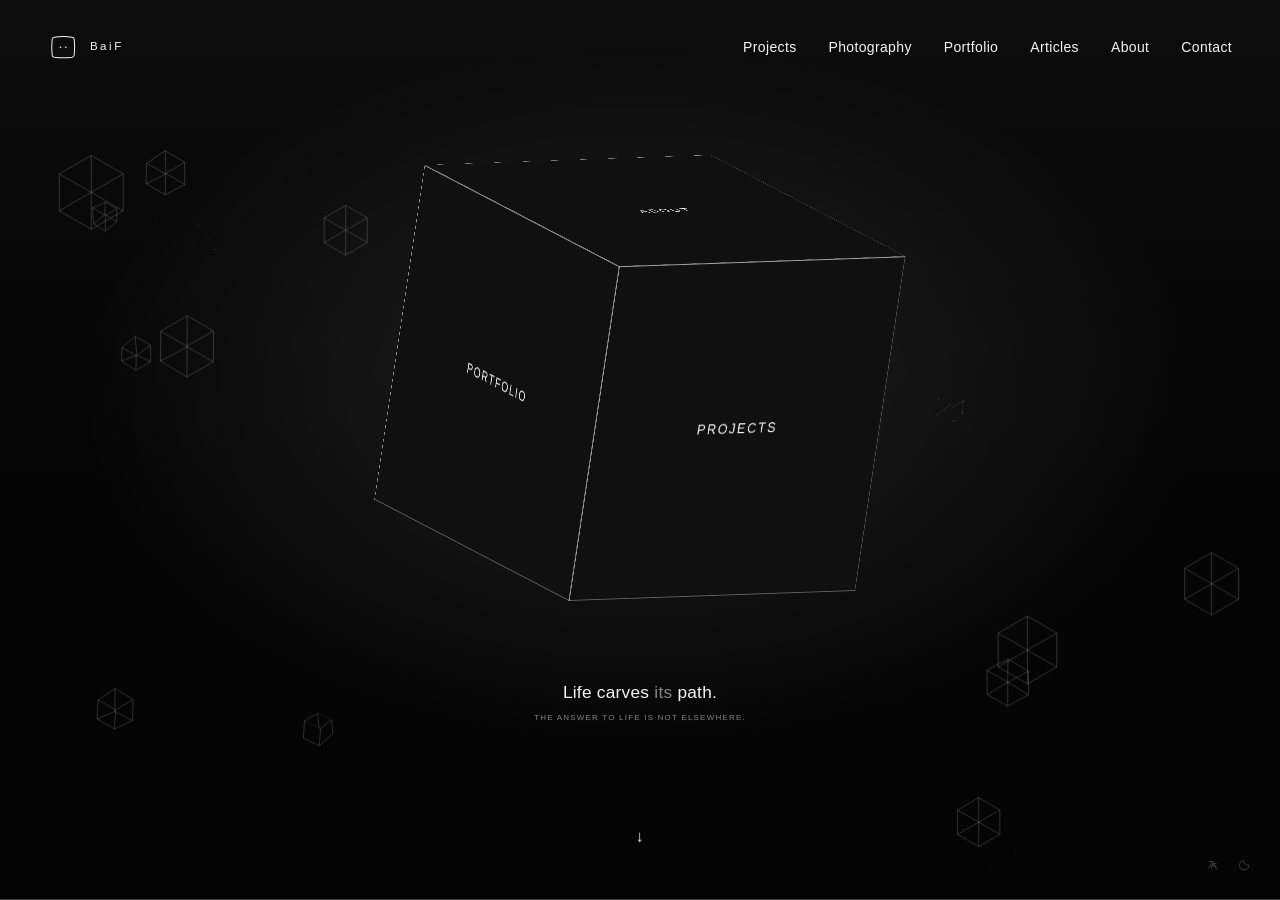
<file: index.html>
<!DOCTYPE html>
<html lang="en" class="scroll-smooth">
  <head>
    <meta charset="UTF-8" />
    <meta name="viewport" content="width=device-width, initial-scale=1.0" />
    <title data-title-key="page.home.title">BaiF'S SPACE</title>
    <script>
      (() => {
        try {
          const theme = localStorage.getItem("site-theme") || "dark";
          const lang = localStorage.getItem("site-language") || "en";
          document.documentElement.dataset.theme = theme === "light" ? "light" : "dark";
          document.documentElement.lang = lang === "zh" ? "zh-CN" : "en";
        } catch {
          document.documentElement.dataset.theme = "dark";
          document.documentElement.lang = "en";
        }
      })();
    </script>
    <script src="./assets/vendor/tailwindcss.js"></script>
    <link rel="stylesheet" href="./site.css?v=20260814-3" />
    <link rel="stylesheet" href="./home-space.css?v=20260916-2" />
    <script>
      tailwind.config = {
        theme: {
          extend: {
            fontFamily: {
              sans: ["Arial", "sans-serif"],
              serif: ["Georgia", "serif"],
            },
            colors: { "zinc-950": "#09090b" },
          },
        },
      };
    </script>
  </head>
  <body class="antialiased home-page">
    <header class="site-header fixed top-0 left-0 w-full z-50 px-6 py-6 md:px-12 md:py-8 flex justify-between items-center mix-blend-difference text-white">
      <a href="./index.html" class="site-brand" aria-label="BaiF Home">
        <svg class="site-brand__mark" viewBox="0 0 44 44" aria-hidden="true">
          <path d="M9 7.5c7.5-1 18.8-1 26 0 1.8.3 2.8 1.4 3 3.1.8 7.7.8 15.2 0 22.8-.2 1.7-1.2 2.8-3 3.1-7.4 1-18.6 1-26 0-1.8-.3-2.8-1.4-3-3.1-.8-7.6-.8-15.1 0-22.8.2-1.7 1.2-2.8 3-3.1Z" />
          <circle cx="18.2" cy="22" r="1.15" fill="currentColor" stroke="none" />
          <circle cx="25.8" cy="22" r="1.15" fill="currentColor" stroke="none" />
        </svg>
        <span class="site-brand__wordmark">BaiF</span>
      </a>
      <nav class="hidden md:flex space-x-8 text-sm font-light tracking-wide">
        <a href="./projects.html" class="hover:underline underline-offset-4 decoration-1 decoration-white/50 transition-all" data-i18n="nav.projects">Projects</a>
        <a href="./portfolio.html?view=photography" class="hover:underline underline-offset-4 decoration-1 decoration-white/50 transition-all" data-i18n="home.cube.photography">Photography</a>
        <a href="./portfolio.html?view=portfolio" class="hover:underline underline-offset-4 decoration-1 decoration-white/50 transition-all" data-i18n="nav.portfolio">Portfolio</a>
        <a href="./articles.html" class="hover:underline underline-offset-4 decoration-1 decoration-white/50 transition-all" data-i18n="nav.articles">Articles</a>
        <a href="#about" class="hover:underline underline-offset-4 decoration-1 decoration-white/50 transition-all" data-i18n="nav.about">About</a>
        <a href="#contact" class="hover:underline underline-offset-4 decoration-1 decoration-white/50 transition-all" data-i18n="nav.contact">Contact</a>
      </nav>
    </header>

    <main>
      <section class="spatial-hero" data-home-hero>
        <div class="spatial-hero__stage">
          <div class="spatial-hero__veil" aria-hidden="true"></div>
          <canvas class="spatial-cube-field" data-cube-field aria-hidden="true"></canvas>

          <div class="spatial-hero__copy">
            <h1 class="spatial-hero__title" data-i18n-html="home.hero.title">
              Life carves <br />
              <span class="text-zinc-500">its</span> path.
            </h1>
            <div class="spatial-hero__foot">
              <p class="spatial-hero__subtitle" data-i18n="home.hero.subtitle">the answer to life is not elsewhere.</p>
            </div>
          </div>

          <a class="spatial-hero__explore" href="#work" data-cursor="ENTER" data-i18n-aria-label="home.hero.explore" aria-label="Explore selected work">
            <span class="spatial-hero__explore-mark" aria-hidden="true">↓</span>
          </a>

          <nav class="cube-anchor" aria-label="Explore sections">
            <div class="cube-viewport">
              <div class="cube-idle-spin">
                <div class="cube-tilt">
                  <div class="spatial-cube">
                    <a class="space-face space-face--front" href="./projects.html" data-cursor="PROJECTS">
                      <span class="space-face__label" data-i18n="nav.projects">Projects</span>
                    </a>
                    <a class="space-face space-face--back" href="./portfolio.html?view=photography" data-cursor="PHOTOGRAPHY">
                      <span class="space-face__label" data-i18n="home.cube.photography">Photography</span>
                    </a>
                    <a class="space-face space-face--left" href="./portfolio.html?view=portfolio" data-cursor="PORTFOLIO">
                      <span class="space-face__label" data-i18n="nav.portfolio">Portfolio</span>
                    </a>
                    <a class="space-face space-face--right" href="./articles.html" data-cursor="ARTICLES">
                      <span class="space-face__label" data-i18n="nav.articles">Articles</span>
                    </a>
                    <a class="space-face space-face--top" href="#about" data-cursor="ABOUT">
                      <span class="space-face__label" data-i18n="nav.about">About</span>
                    </a>
                    <a class="space-face space-face--bottom" href="#contact" data-cursor="CONTACT">
                      <span class="space-face__label" data-i18n="nav.contact">Contact</span>
                    </a>
                  </div>
                </div>
              </div>
            </div>
          </nav>

          <div class="spatial-story" aria-label="Selected content">
            <article id="work" class="spatial-story__panel" data-story-panel="projects">
              <div class="spatial-story__heading">
                <h2 data-i18n="nav.projects">Projects</h2>
                <a href="./projects.html" data-cursor="VIEW ALL" data-i18n="home.featured.viewAll">View all</a>
              </div>
              <p class="spatial-story__intro" data-i18n="home.story.projects">Selected work, systems and experiments shaped through spatial thinking.</p>
              <div id="featured-projects" class="spatial-story__list"></div>
            </article>
            <article class="spatial-story__panel" data-story-panel="photography">
              <div class="spatial-story__heading">
                <h2 data-i18n="home.cube.photography">Photography</h2>
                <a href="./portfolio.html?view=photography" data-cursor="VIEW ALL" data-i18n="home.featured.viewAll">View all</a>
              </div>
              <p class="spatial-story__intro" data-i18n="home.story.photography">Fragments of place, light and time collected through observation.</p>
              <div id="portfolio-preview" class="spatial-story__list"></div>
            </article>
            <article class="spatial-story__panel" data-story-panel="articles">
              <div class="spatial-story__heading">
                <h2 data-i18n="nav.articles">Articles</h2>
                <a href="./articles.html" data-cursor="VIEW ALL" data-i18n="home.featured.viewAll">View all</a>
              </div>
              <p class="spatial-story__intro" data-i18n="home.story.articles">Notes on making, seeing and the ideas that connect them.</p>
              <div id="articles-preview" class="spatial-story__list"></div>
            </article>
            <article id="about" class="spatial-story__panel" data-story-panel="about">
              <div class="spatial-story__heading"><h2 data-i18n="nav.about">About</h2></div>
              <div class="spatial-about">
                <div class="spatial-about__ip" data-baifang-ip data-baifang-variant="compact" aria-label="AI Baifang interactive spatial character"></div>
                <div class="spatial-about__content">
                  <span class="spatial-about__identity">BaiF / AI BAIFANG</span>
                  <p id="about-body" class="spatial-story__statement" data-i18n="home.about.body">A creator working across product, AI, code and visual expression.</p>
                  <div class="spatial-about__keywords" aria-label="Keywords">
                    <span data-i18n="home.about.keyword1">Product</span>
                    <span>AI</span>
                    <span data-i18n="home.about.keyword2">Code</span>
                    <span data-i18n="home.about.keyword3">Visual</span>
                    <span data-i18n="home.about.keyword4">Spatial thinking</span>
                    <span>INTJ</span>
                  </div>
                  <a class="spatial-story__text-link" href="./about.html" data-cursor="PROFILE" data-i18n="home.about.readProfile">Read profile</a>
                </div>
              </div>
            </article>
            <article id="contact" class="spatial-story__panel" data-story-panel="contact">
              <div class="spatial-story__heading"><h2 data-i18n="nav.contact">Contact</h2></div>
              <div id="contact-social-links" class="spatial-story__socials"></div>
            </article>
          </div>

          <div class="spatial-story__index" aria-hidden="true">
            <span data-story-index="projects" data-i18n="nav.projects">Projects</span>
            <span data-story-index="photography" data-i18n="home.cube.photography">Photography</span>
            <span data-story-index="articles" data-i18n="nav.articles">Articles</span>
            <span data-story-index="about" data-i18n="nav.about">About</span>
            <span data-story-index="contact" data-i18n="nav.contact">Contact</span>
          </div>

        </div>
      </section>
    </main>

    <script src="./data/local-content.js"></script>
    <script type="module" src="./home.js?v=20260914-1"></script>
    <script src="./assets/vendor/gsap.min.js"></script>
    <script src="./space-field.js?v=20260812-4"></script>
    <script src="./baifang-ip.js?v=20260814-3"></script>
    <script src="./home-motion.js?v=20260916-5"></script>
  </body>
</html>
</file>
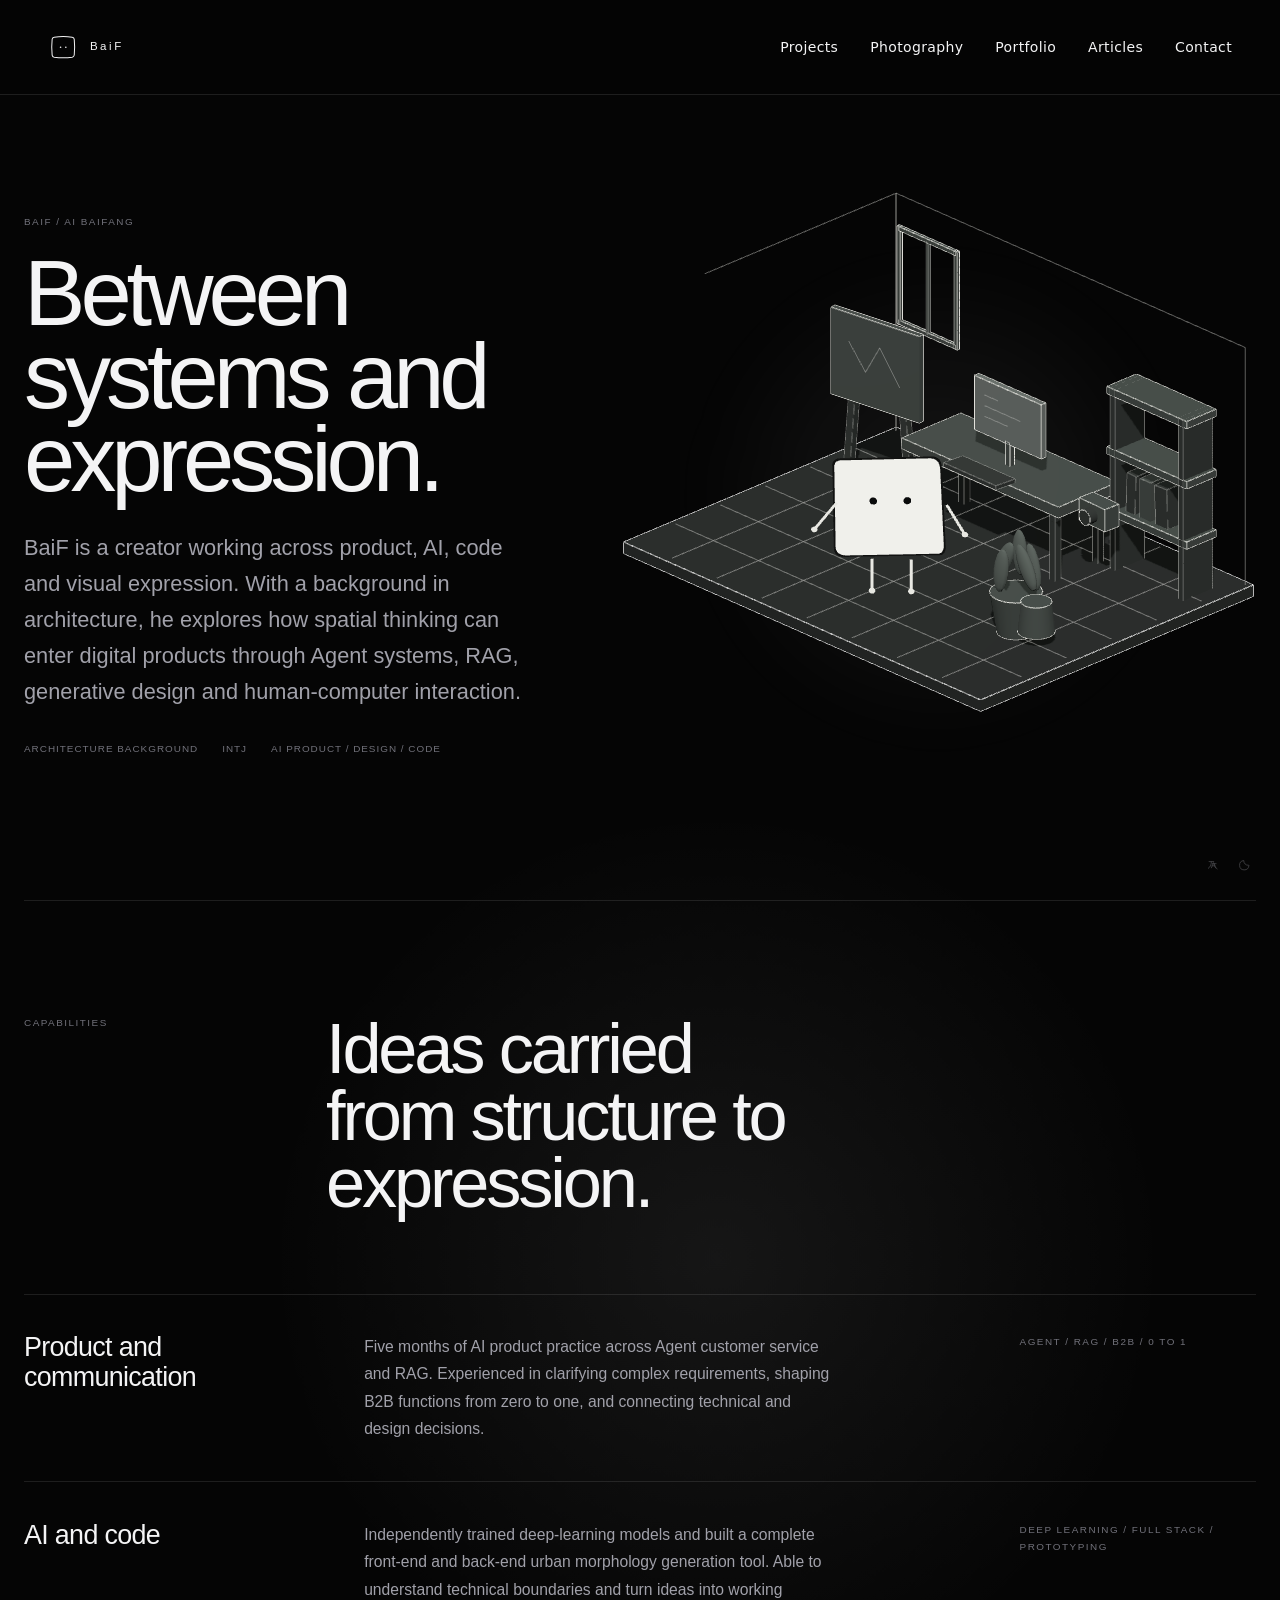
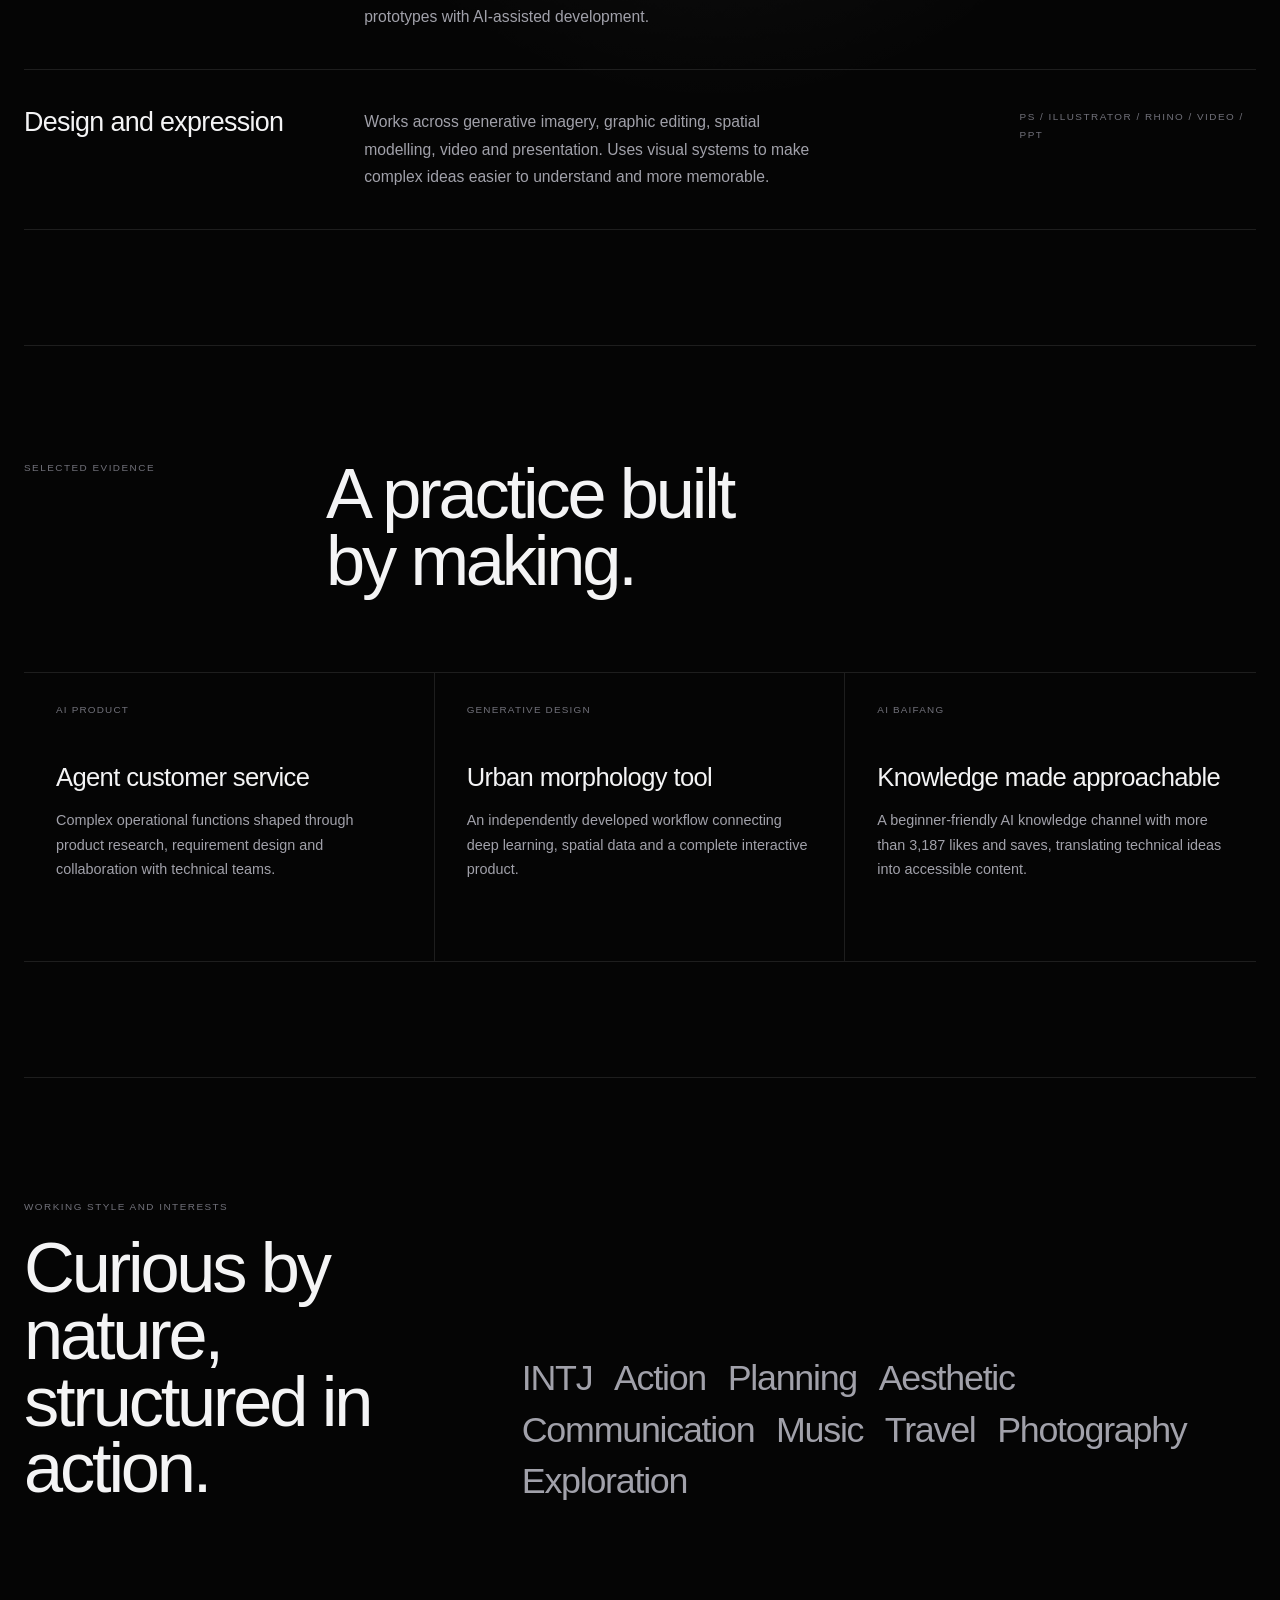
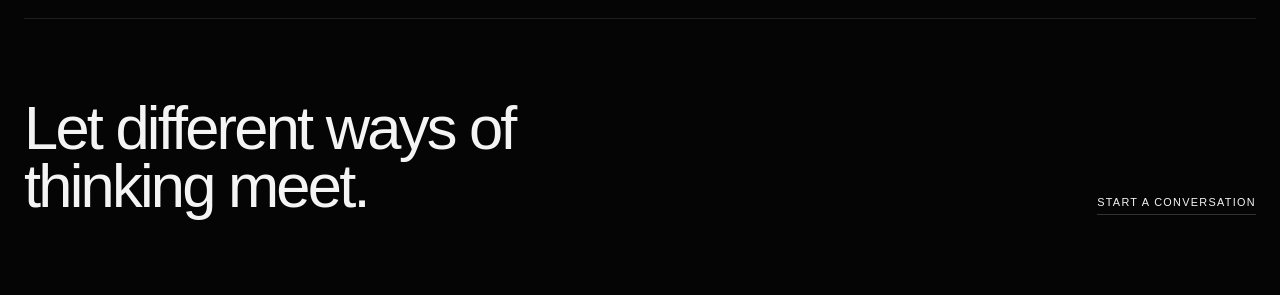
<file: about.html>
<!DOCTYPE html>
<html lang="en">
  <head>
    <meta charset="UTF-8" />
    <meta name="viewport" content="width=device-width, initial-scale=1.0" />
    <title data-title-key="page.about.title">About BaiF</title>
    <script>
      (() => {
        try {
          const theme = localStorage.getItem("site-theme") || "dark";
          const lang = localStorage.getItem("site-language") || "en";
          document.documentElement.dataset.theme = theme === "light" ? "light" : "dark";
          document.documentElement.lang = lang === "zh" ? "zh-CN" : "en";
        } catch {
          document.documentElement.dataset.theme = "dark";
          document.documentElement.lang = "en";
        }
      })();
    </script>
    <script src="./assets/vendor/tailwindcss.js"></script>
    <link rel="stylesheet" href="./site.css?v=20260814-3" />
    <link rel="stylesheet" href="./about.css?v=20260814-10" />
    <script type="module" src="./about-room.js?v=20260814-16"></script>
  </head>
  <body class="about-page">
    <header class="site-header fixed top-0 left-0 w-full z-50 px-6 py-6 md:px-12 md:py-8 flex justify-between items-center mix-blend-difference text-white">
      <a href="./index.html" class="site-brand" aria-label="BaiF Home">
        <svg class="site-brand__mark" viewBox="0 0 44 44" aria-hidden="true"><path d="M9 7.5c7.5-1 18.8-1 26 0 1.8.3 2.8 1.4 3 3.1.8 7.7.8 15.2 0 22.8-.2 1.7-1.2 2.8-3 3.1-7.4 1-18.6 1-26 0-1.8-.3-2.8-1.4-3-3.1-.8-7.6-.8-15.1 0-22.8.2-1.7 1.2-2.8 3-3.1Z"/><circle cx="18.2" cy="22" r="1.15" fill="currentColor" stroke="none"/><circle cx="25.8" cy="22" r="1.15" fill="currentColor" stroke="none"/></svg>
        <span class="site-brand__wordmark">BaiF</span>
      </a>
      <nav class="hidden md:flex space-x-8 text-sm font-light tracking-wide">
        <a href="./projects.html" data-i18n="nav.projects">Projects</a>
        <a href="./portfolio.html?view=photography" data-i18n="home.cube.photography">Photography</a>
        <a href="./portfolio.html?view=portfolio" data-i18n="nav.portfolio">Portfolio</a>
        <a href="./articles.html" data-i18n="nav.articles">Articles</a>
        <a href="./index.html#contact" data-i18n="nav.contact">Contact</a>
      </nav>
    </header>

    <main>
      <section class="about-shell about-hero">
        <div class="about-hero__copy">
          <span class="about-kicker">BaiF / AI BAIFANG</span>
          <h1 data-i18n="about.hero.title">Between systems and expression.</h1>
          <p class="about-hero__intro" data-i18n="about.hero.intro">BaiF is a creator working across product, AI, code and visual expression. With a background in architecture, he explores how spatial thinking can enter digital products through Agent systems, RAG, generative design and human-computer interaction.</p>
          <div class="about-hero__meta">
            <span data-i18n="about.meta.architecture">Architecture background</span>
            <span>INTJ</span>
            <span>AI PRODUCT / DESIGN / CODE</span>
          </div>
        </div>
        <div class="about-hero__visual" aria-label="Interactive AI Baifang studio">
          <div class="about-hero__room" data-baifang-room></div>
        </div>
      </section>

      <section class="about-shell about-section">
        <div class="about-section__header">
          <span class="about-section__label" data-i18n="about.capabilities.label">Capabilities</span>
          <h2 data-i18n="about.capabilities.title">Ideas carried from structure to expression.</h2>
        </div>
        <div class="about-rows">
          <article class="about-row">
            <h3 data-i18n="about.product.title">Product and communication</h3>
            <p data-i18n="about.product.body">Five months of AI product practice across Agent customer service and RAG. Experienced in clarifying complex requirements, shaping B2B functions from zero to one, and connecting technical and design decisions.</p>
            <span class="about-row__tools">AGENT / RAG / B2B / 0 TO 1</span>
          </article>
          <article class="about-row">
            <h3 data-i18n="about.code.title">AI and code</h3>
            <p data-i18n="about.code.body">Independently trained deep-learning models and built a complete front-end and back-end urban morphology generation tool. Able to understand technical boundaries and turn ideas into working prototypes with AI-assisted development.</p>
            <span class="about-row__tools">DEEP LEARNING / FULL STACK / PROTOTYPING</span>
          </article>
          <article class="about-row">
            <h3 data-i18n="about.visual.title">Design and expression</h3>
            <p data-i18n="about.visual.body">Works across generative imagery, graphic editing, spatial modelling, video and presentation. Uses visual systems to make complex ideas easier to understand and more memorable.</p>
            <span class="about-row__tools">PS / ILLUSTRATOR / RHINO / VIDEO / PPT</span>
          </article>
        </div>
      </section>

      <section class="about-shell about-section">
        <div class="about-section__header">
          <span class="about-section__label" data-i18n="about.evidence.label">Selected evidence</span>
          <h2 data-i18n="about.evidence.title">A practice built by making.</h2>
        </div>
        <div class="about-evidence">
          <article>
            <strong>AI PRODUCT</strong>
            <h3 data-i18n="about.evidence.agent.title">Agent customer service</h3>
            <p data-i18n="about.evidence.agent.body">Complex operational functions shaped through product research, requirement design and collaboration with technical teams.</p>
          </article>
          <article>
            <strong>GENERATIVE DESIGN</strong>
            <h3 data-i18n="about.evidence.city.title">Urban morphology tool</h3>
            <p data-i18n="about.evidence.city.body">An independently developed workflow connecting deep learning, spatial data and a complete interactive product.</p>
          </article>
          <article>
            <strong>AI BAIFANG</strong>
            <h3 data-i18n="about.evidence.content.title">Knowledge made approachable</h3>
            <p data-i18n="about.evidence.content.body">A beginner-friendly AI knowledge channel with more than 3,187 likes and saves, translating technical ideas into accessible content.</p>
          </article>
        </div>
      </section>

      <section class="about-shell about-section about-personal">
        <div>
          <span class="about-personal__name" data-i18n="about.personal.label">Working style and interests</span>
          <h2 data-i18n="about.personal.title">Curious by nature, structured in action.</h2>
        </div>
        <div class="about-wordfield" aria-label="Personal traits and interests">
          <span>INTJ</span>
          <span data-i18n="about.trait.action">Action</span>
          <span data-i18n="about.trait.planning">Planning</span>
          <span data-i18n="about.trait.aesthetic">Aesthetic</span>
          <span data-i18n="about.trait.communication">Communication</span>
          <span data-i18n="about.interest.music">Music</span>
          <span data-i18n="about.interest.travel">Travel</span>
          <span data-i18n="about.interest.photography">Photography</span>
          <span data-i18n="about.interest.exploration">Exploration</span>
        </div>
      </section>

      <section class="about-shell about-contact">
        <p data-i18n="about.contact.title">Let different ways of thinking meet.</p>
        <a href="./index.html#contact" data-cursor="CONTACT" data-i18n="about.contact.link">Start a conversation</a>
      </section>
    </main>

    <script type="module">
      import { applyTranslations, setupGlobalControls, syncPreviewLinks } from "./site.js?v=20260814-1";

      const translations = {
        "page.about.title": { en: "About BaiF", zh: "关于白方" },
        "home.cube.photography": { en: "Photography", zh: "摄影" },
        "about.hero.title": { en: "Between systems and expression.", zh: "在系统与表达之间。" },
        "about.hero.intro": { en: "BaiF is a creator working across product, AI, code and visual expression. With a background in architecture, he explores how spatial thinking can enter digital products through Agent systems, RAG, generative design and human-computer interaction.", zh: "白方是一名在产品、AI、代码与视觉表达之间工作的创造者。拥有建筑学背景，关注空间思维如何进入数字产品，并持续探索 Agent、RAG、生成式设计与人机交互。" },
        "about.meta.architecture": { en: "Architecture background", zh: "建筑学背景" },
        "about.capabilities.label": { en: "Capabilities", zh: "能力方向" },
        "about.capabilities.title": { en: "Ideas carried from structure to expression.", zh: "让想法从结构走向表达。" },
        "about.product.title": { en: "Product and communication", zh: "产品与沟通" },
        "about.product.body": { en: "Five months of AI product practice across Agent customer service and RAG. Experienced in clarifying complex requirements, shaping B2B functions from zero to one, and connecting technical and design decisions.", zh: "拥有 5 个月 AI 产品实践经历，涉及 Agent 智能客服与 RAG。擅长梳理复杂需求、从 0 到 1 落地 B 端功能，并连接技术判断与设计决策。" },
        "about.code.title": { en: "AI and code", zh: "AI 与代码" },
        "about.code.body": { en: "Independently trained deep-learning models and built a complete front-end and back-end urban morphology generation tool. Able to understand technical boundaries and turn ideas into working prototypes with AI-assisted development.", zh: "独立训练深度学习模型，并完成城市形态生成工具的前后端开发。能够理解技术边界，也能借助 AI 辅助开发把想法变成可运行的原型。" },
        "about.visual.title": { en: "Design and expression", zh: "设计与表达" },
        "about.visual.body": { en: "Works across generative imagery, graphic editing, spatial modelling, video and presentation. Uses visual systems to make complex ideas easier to understand and more memorable.", zh: "覆盖 AI 出图、平面编辑、空间建模、影像与演示表达。通过视觉系统让复杂想法更容易被理解，也更容易被记住。" },
        "about.evidence.label": { en: "Selected evidence", zh: "实践切片" },
        "about.evidence.title": { en: "A practice built by making.", zh: "能力在真实创造中形成。" },
        "about.evidence.agent.title": { en: "Agent customer service", zh: "Agent 智能客服" },
        "about.evidence.agent.body": { en: "Complex operational functions shaped through product research, requirement design and collaboration with technical teams.", zh: "通过产品研究、需求设计与技术协作，推动复杂运营功能从概念走向落地。" },
        "about.evidence.city.title": { en: "Urban morphology tool", zh: "城市形态生成工具" },
        "about.evidence.city.body": { en: "An independently developed workflow connecting deep learning, spatial data and a complete interactive product.", zh: "独立连接深度学习、空间数据与完整交互产品的一次开发实践。" },
        "about.evidence.content.title": { en: "Knowledge made approachable", zh: "让 AI 知识更容易理解" },
        "about.evidence.content.body": { en: "A beginner-friendly AI knowledge channel with more than 3,187 likes and saves, translating technical ideas into accessible content.", zh: "面向零基础读者的 AI 知识账号，已获得超过 3,187 次赞与收藏，把技术概念转化为易理解的内容。" },
        "about.personal.label": { en: "Working style and interests", zh: "做事方式与兴趣" },
        "about.personal.title": { en: "Curious by nature, structured in action.", zh: "保持好奇，也保持行动的结构。" },
        "about.trait.action": { en: "Action", zh: "行动力" },
        "about.trait.planning": { en: "Planning", zh: "规划力" },
        "about.trait.aesthetic": { en: "Aesthetic", zh: "审美力" },
        "about.trait.communication": { en: "Communication", zh: "沟通力" },
        "about.interest.music": { en: "Music", zh: "音乐" },
        "about.interest.travel": { en: "Travel", zh: "旅行" },
        "about.interest.photography": { en: "Photography", zh: "摄影" },
        "about.interest.exploration": { en: "Exploration", zh: "探索世界" },
        "about.contact.title": { en: "Let different ways of thinking meet.", zh: "让不同的思考方式在这里相遇。" },
        "about.contact.link": { en: "Start a conversation", zh: "开始交流" }
      };

      const render = () => {
        applyTranslations(translations);
        syncPreviewLinks(document);
      };

      setupGlobalControls();
      render();
      window.addEventListener("site:language-change", render);
    </script>
  </body>
</html>
</file>
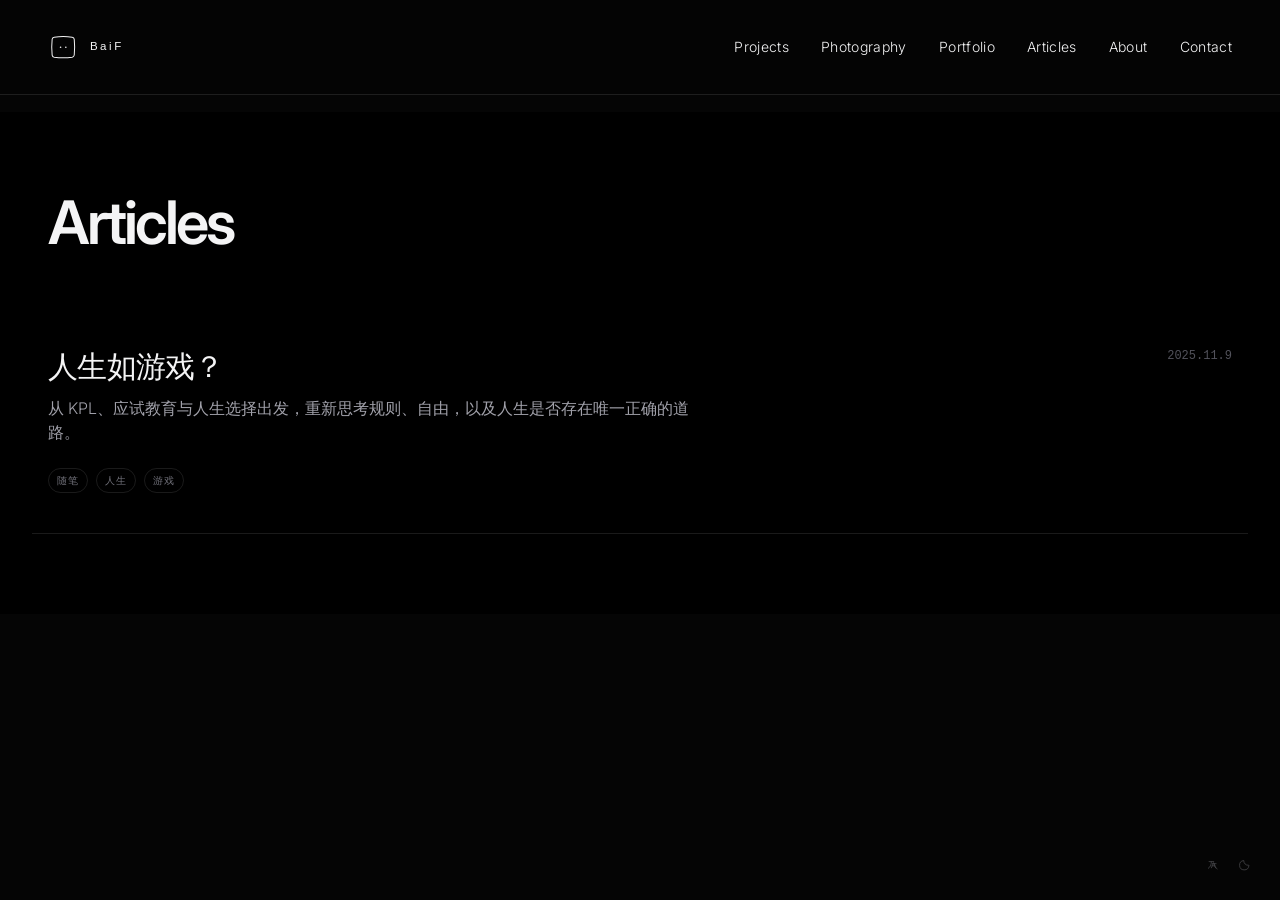
<file: articles.html>
<!DOCTYPE html>
<html lang="en" class="scroll-smooth">
  <head>
    <meta charset="UTF-8" />
    <meta name="viewport" content="width=device-width, initial-scale=1.0" />
    <title data-title-key="page.articles.title">Articles</title>
    <script>
      (() => {
        try {
          const theme = localStorage.getItem("site-theme") || "dark";
          const lang = localStorage.getItem("site-language") || "en";
          document.documentElement.dataset.theme = theme === "light" ? "light" : "dark";
          document.documentElement.lang = lang === "zh" ? "zh-CN" : "en";
        } catch {
          document.documentElement.dataset.theme = "dark";
          document.documentElement.lang = "en";
        }
      })();
    </script>
    <script src="./assets/vendor/tailwindcss.js"></script>
    <link rel="preconnect" href="https://fonts.googleapis.com" />
    <link rel="preconnect" href="https://fonts.gstatic.com" crossorigin />
    <link
      href="https://fonts.googleapis.com/css2?family=Inter:wght@300;400;500;600&family=Playfair+Display:ital,wght@0,400;1,400&display=swap"
      rel="stylesheet"
    />
    <link rel="stylesheet" href="./site.css?v=20260814-3" />
    <script>
      tailwind.config = {
        theme: {
          extend: {
            fontFamily: {
              sans: ["Inter", "sans-serif"],
              serif: ["Playfair Display", "serif"],
            },
            colors: {
              "zinc-950": "#09090b",
            },
            animation: {
              "fade-in-up": "fadeInUp 0.8s ease-out forwards",
            },
            keyframes: {
              fadeInUp: {
                "0%": { opacity: "0", transform: "translateY(20px)" },
                "100%": { opacity: "1", transform: "translateY(0)" },
              },
            },
          },
        },
      };
    </script>
  </head>
  <body class="antialiased">
    <header class="site-header fixed top-0 left-0 w-full z-50 px-6 py-6 md:px-12 md:py-8 flex justify-between items-center mix-blend-difference text-white">
      <a href="./index.html" class="site-brand" aria-label="BaiF Home">
        <svg class="site-brand__mark" viewBox="0 0 44 44" aria-hidden="true"><path d="M9 7.5c7.5-1 18.8-1 26 0 1.8.3 2.8 1.4 3 3.1.8 7.7.8 15.2 0 22.8-.2 1.7-1.2 2.8-3 3.1-7.4 1-18.6 1-26 0-1.8-.3-2.8-1.4-3-3.1-.8-7.6-.8-15.1 0-22.8.2-1.7 1.2-2.8 3-3.1Z"/><circle cx="18.2" cy="22" r="1.15" fill="currentColor" stroke="none"/><circle cx="25.8" cy="22" r="1.15" fill="currentColor" stroke="none"/></svg>
        <span class="site-brand__wordmark">BaiF</span>
      </a>
      <nav class="hidden md:flex space-x-8 text-sm font-light tracking-wide">
        <a href="./projects.html" class="hover:underline underline-offset-4 decoration-1 decoration-white/50 transition-all" data-i18n="nav.projects">Projects</a>
        <a href="./portfolio.html?view=photography" class="hover:underline underline-offset-4 decoration-1 decoration-white/50 transition-all" data-i18n="nav.photography">Photography</a>
        <a href="./portfolio.html?view=portfolio" class="hover:underline underline-offset-4 decoration-1 decoration-white/50 transition-all" data-i18n="nav.portfolio">Portfolio</a>
        <a href="./articles.html" class="hover:underline underline-offset-4 decoration-1 decoration-white/50 transition-all" data-i18n="nav.articles">Articles</a>
        <a href="./about.html" class="hover:underline underline-offset-4 decoration-1 decoration-white/50 transition-all" data-i18n="nav.about">About</a>
        <a href="./index.html#contact" class="hover:underline underline-offset-4 decoration-1 decoration-white/50 transition-all" data-i18n="nav.contact">Contact</a>
      </nav>
    </header>

    <main class="pt-28">
      <section class="w-full py-20 px-6 md:px-12 bg-black">
        <div class="max-w-screen-xl mx-auto">
          <div class="flex items-end justify-between gap-8 mb-14">
            <div>
              <h1 class="text-4xl md:text-6xl font-semibold tracking-tighter leading-none" data-i18n="page.articles.heading">Articles</h1>
            </div>
          </div>

          <div id="post-list" class="flex flex-col"></div>
        </div>
      </section>
    </main>

    <script src="./data/local-content.js"></script>
    <script type="module">
      import {
        applyTranslations,
        escapeHtml,
        getLocalizedValue,
        isPreviewMode,
        loadJson,
        renderTags,
        setupGlobalControls,
        syncPreviewLinks,
        t,
        withPreviewParams,
      } from "./site.js?v=20260812-1";

      const pageTranslations = {
        "page.articles.title": { en: "Articles", zh: "文章" },
        "page.articles.heading": { en: "Articles", zh: "文章" }
      };

      const listEl = document.getElementById("post-list");
      let postsCache = [];

      function renderRow(post) {
        const title = escapeHtml(getLocalizedValue(post, "title"));
        const summary = escapeHtml(getLocalizedValue(post, "summary"));
        const date = escapeHtml(post.date || "");
        const tags = renderTags(post.tags || []);
        const statusBadge =
          isPreviewMode() && (post.status || "published") !== "published"
            ? `<span class="inline-flex items-center rounded-full border border-white/10 px-2 py-1 text-[10px] uppercase tracking-widest text-zinc-500">Draft</span>`
            : "";
        return `
          <a href="${withPreviewParams(`./post.html?slug=${encodeURIComponent(post.slug)}`)}" class="group py-10 border-b border-white/10 transition-colors hover:bg-white/5 px-4 -mx-4">
            <div class="flex items-start justify-between gap-6">
              <div class="flex-1">
                <div class="flex flex-wrap items-center gap-3">
                  <h3 class="text-2xl md:text-3xl font-medium tracking-tight group-hover:translate-x-1 transition-transform duration-500">${title}</h3>
                  ${statusBadge}
                </div>
                <p class="text-zinc-400 text-sm md:text-base font-light leading-relaxed mt-3 max-w-2xl">${summary}</p>
                <div class="flex flex-wrap gap-2 mt-6">${tags}</div>
              </div>
              <div class="text-xs font-mono text-zinc-600 whitespace-nowrap">${date}</div>
            </div>
          </a>
        `;
      }

      function renderPage() {
        applyTranslations(pageTranslations);
        const visiblePosts = isPreviewMode()
          ? postsCache
          : postsCache.filter((post) => (post.status || "published") === "published");
        listEl.innerHTML = visiblePosts.map(renderRow).join("");
        syncPreviewLinks(listEl);
      }

      async function init() {
        try {
          postsCache = await loadJson("./data/posts.json");
          renderPage();
        } catch {
          listEl.innerHTML = `<div class="text-zinc-500 text-sm">${t("common.failedPosts", pageTranslations)}</div>`;
        }
      }

      setupGlobalControls();
      init();
      window.addEventListener("site:language-change", renderPage);
    </script>
  </body>
</html>
</file>
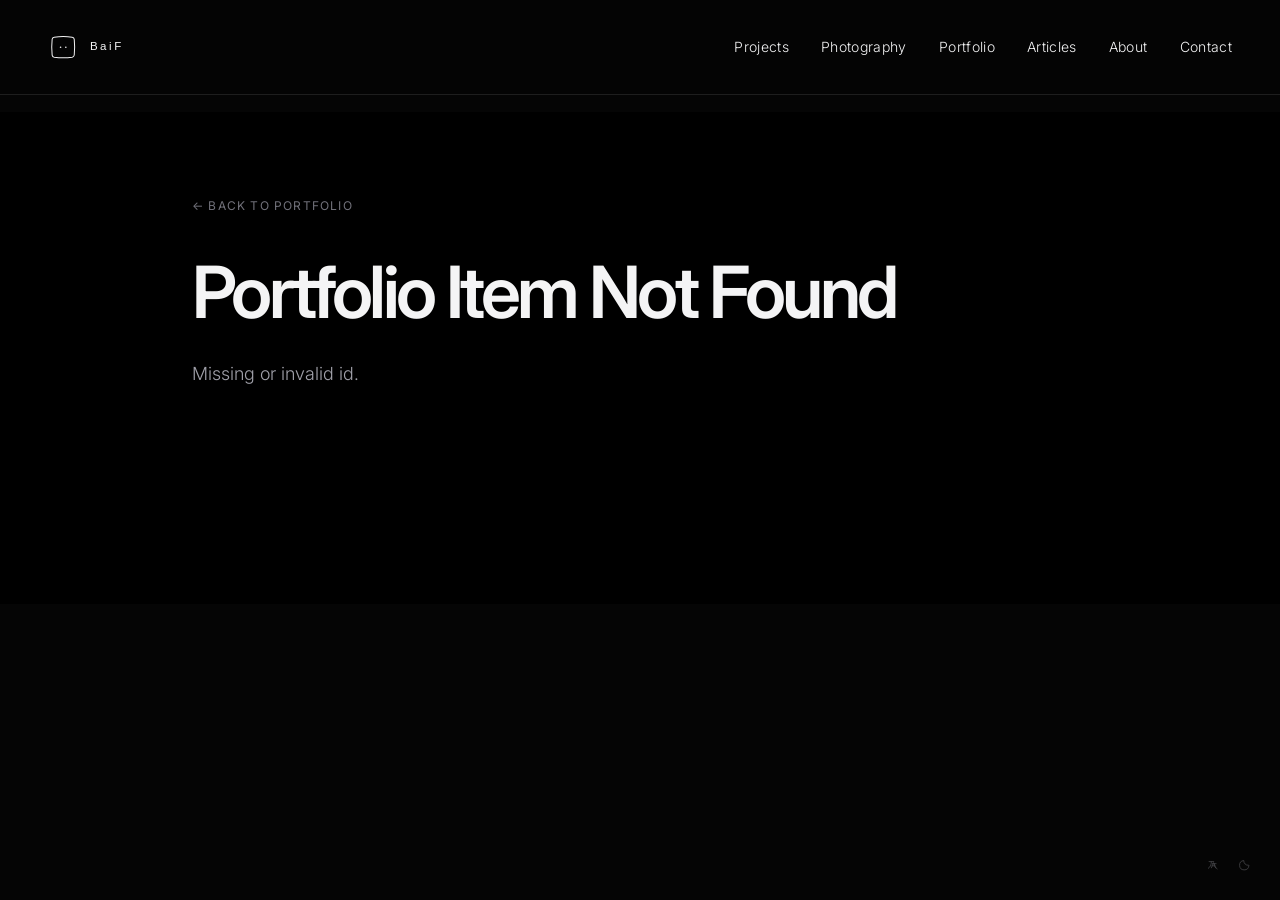
<file: portfolio-item.html>
<!DOCTYPE html>
<html lang="en" class="scroll-smooth">
  <head>
    <meta charset="UTF-8" />
    <meta name="viewport" content="width=device-width, initial-scale=1.0" />
    <title data-title-key="page.portfolioItem.title">Portfolio Item</title>
    <script>
      (() => {
        try {
          const theme = localStorage.getItem("site-theme") || "dark";
          const lang = localStorage.getItem("site-language") || "en";
          document.documentElement.dataset.theme = theme === "light" ? "light" : "dark";
          document.documentElement.lang = lang === "zh" ? "zh-CN" : "en";
        } catch {
          document.documentElement.dataset.theme = "dark";
          document.documentElement.lang = "en";
        }
      })();
    </script>
    <script src="./assets/vendor/tailwindcss.js"></script>
    <link rel="preconnect" href="https://fonts.googleapis.com" />
    <link rel="preconnect" href="https://fonts.gstatic.com" crossorigin />
    <link
      href="https://fonts.googleapis.com/css2?family=Inter:wght@300;400;500;600&family=Playfair+Display:ital,wght@0,400;1,400&display=swap"
      rel="stylesheet"
    />
    <link rel="stylesheet" href="./site.css?v=20260814-3" />
    <script>
      tailwind.config = {
        theme: {
          extend: {
            fontFamily: {
              sans: ["Inter", "sans-serif"],
              serif: ["Playfair Display", "serif"],
            },
            colors: {
              "zinc-950": "#09090b",
            },
            animation: {
              "fade-in-up": "fadeInUp 0.8s ease-out forwards",
            },
            keyframes: {
              fadeInUp: {
                "0%": { opacity: "0", transform: "translateY(20px)" },
                "100%": { opacity: "1", transform: "translateY(0)" },
              },
            },
          },
        },
      };
    </script>
  </head>
  <body class="antialiased">
    <header class="site-header fixed top-0 left-0 w-full z-50 px-6 py-6 md:px-12 md:py-8 flex justify-between items-center mix-blend-difference text-white">
      <a href="./index.html" class="site-brand" aria-label="BaiF Home">
        <svg class="site-brand__mark" viewBox="0 0 44 44" aria-hidden="true"><path d="M9 7.5c7.5-1 18.8-1 26 0 1.8.3 2.8 1.4 3 3.1.8 7.7.8 15.2 0 22.8-.2 1.7-1.2 2.8-3 3.1-7.4 1-18.6 1-26 0-1.8-.3-2.8-1.4-3-3.1-.8-7.6-.8-15.1 0-22.8.2-1.7 1.2-2.8 3-3.1Z"/><circle cx="18.2" cy="22" r="1.15" fill="currentColor" stroke="none"/><circle cx="25.8" cy="22" r="1.15" fill="currentColor" stroke="none"/></svg>
        <span class="site-brand__wordmark">BaiF</span>
      </a>
      <nav class="hidden md:flex space-x-8 text-sm font-light tracking-wide">
        <a href="./projects.html" class="hover:underline underline-offset-4 decoration-1 decoration-white/50 transition-all" data-i18n="nav.projects">Projects</a>
        <a href="./portfolio.html?view=photography" class="hover:underline underline-offset-4 decoration-1 decoration-white/50 transition-all" data-i18n="nav.photography">Photography</a>
        <a href="./portfolio.html?view=portfolio" class="hover:underline underline-offset-4 decoration-1 decoration-white/50 transition-all" data-i18n="nav.portfolio">Portfolio</a>
        <a href="./articles.html" class="hover:underline underline-offset-4 decoration-1 decoration-white/50 transition-all" data-i18n="nav.articles">Articles</a>
        <a href="./about.html" class="hover:underline underline-offset-4 decoration-1 decoration-white/50 transition-all" data-i18n="nav.about">About</a>
        <a href="./index.html#contact" class="hover:underline underline-offset-4 decoration-1 decoration-white/50 transition-all" data-i18n="nav.contact">Contact</a>
      </nav>
    </header>

    <main class="pt-28">
      <section class="w-full py-20 px-6 md:px-12 bg-black">
        <div class="max-w-4xl mx-auto">
          <a href="./portfolio.html" class="text-xs uppercase tracking-widest text-zinc-500 hover:text-white transition-colors" data-i18n="page.portfolioItem.back">
            ← Back to Portfolio
          </a>

          <div class="mt-10 flex items-start justify-between gap-6">
            <div>
              <h1 id="item-title" class="text-4xl md:text-7xl font-semibold tracking-tighter leading-[0.95]"></h1>
              <p id="item-summary" class="text-zinc-400 text-base md:text-lg font-light leading-relaxed mt-8"></p>
              <div id="item-tags" class="flex flex-wrap gap-2 mt-8"></div>
            </div>
            <div id="item-year" class="text-xs font-mono text-zinc-600"></div>
          </div>

          <div id="item-actions" class="flex flex-wrap gap-3 mt-10"></div>
          <div id="item-experience" class="mt-16"></div>
        </div>
      </section>
    </main>

    <script src="./data/local-content.js"></script>
    <script type="module">
      import { applyTranslations, escapeHtml, formatYear, getCurrentLanguage, getLocalizedValue, getQueryParam, loadJson, renderTags, setupGlobalControls, t } from "./site.js?v=20260812-1";

      const pageTranslations = {
        "page.portfolioItem.title": { en: "Portfolio Item", zh: "作品详情" },
        "page.portfolioItem.back": { en: "← Back to Portfolio", zh: "← 返回作品集" }
      };

      const id = getQueryParam("id");
      const titleEl = document.getElementById("item-title");
      const summaryEl = document.getElementById("item-summary");
      const tagsEl = document.getElementById("item-tags");
      const yearEl = document.getElementById("item-year");
      const actionsEl = document.getElementById("item-actions");
      const experienceEl = document.getElementById("item-experience");
      let itemCache = null;
      let activeIndex = 0;

      function setNotFound() {
        applyTranslations(pageTranslations);
        titleEl.textContent = t("common.portfolioNotFound", pageTranslations);
        summaryEl.textContent = t("common.invalidPortfolioId", pageTranslations);
        tagsEl.innerHTML = "";
        yearEl.textContent = "";
        actionsEl.innerHTML = "";
        experienceEl.innerHTML = "";
      }

      function renderActions(item) {
        const links = [];
        if (Array.isArray(item.externalLinks)) {
          item.externalLinks.forEach((link) => {
            if (link && link.url) {
              links.push({
                label: getCurrentLanguage() === "zh" && link.labelZh ? link.labelZh : link.label || t("common.link", pageTranslations),
                url: link.url,
              });
            }
          });
        }

        return links
          .map((link) => {
            const label = escapeHtml(link.label || t("common.link", pageTranslations));
            const url = escapeHtml(link.url || "#");
            return `<a href="${url}" target="_blank" rel="noreferrer" class="inline-flex items-center justify-center px-4 py-2 border border-white/10 hover:border-white/30 text-xs uppercase tracking-widest text-zinc-400 hover:text-white transition-colors">${label}</a>`;
          })
          .join("");
      }

      function renderBook(images) {
        const pages = images.map((src, index) => `<img ${index === 0 ? `src="${escapeHtml(src)}"` : `data-src="${escapeHtml(src)}"`} alt="Page ${index + 1}" draggable="false" />`).join("");
        return `
          <section class="portfolio-book" data-book tabindex="0" aria-label="Portfolio book">
            <div class="portfolio-book__stage">
              <div class="portfolio-book__pages" data-book-pages>${pages}</div>
              <button type="button" class="portfolio-book__turn portfolio-book__turn--prev" data-book-prev aria-label="Previous page"></button>
              <button type="button" class="portfolio-book__turn portfolio-book__turn--next" data-book-next aria-label="Next page"></button>
              <span class="portfolio-book__spine" aria-hidden="true"></span>
            </div>
            <div class="portfolio-book__footer">
              <button type="button" data-book-prev>← PREVIOUS</button>
              <span data-book-counter>01 / ${String(images.length).padStart(2, "0")}</span>
              <button type="button" data-book-next>NEXT →</button>
            </div>
          </section>`;
      }

      function renderPhotography(images) {
        const thumbs = images.map((src, index) => `
          <button type="button" class="photo-film__thumb${index === 0 ? " is-active" : ""}" data-photo-index="${index}" aria-label="View photograph ${index + 1}">
            <img src="${escapeHtml(src)}" alt="" />
            <span>${String(index + 1).padStart(2, "0")}</span>
          </button>`).join("");
        return `
          <section class="photo-film" data-photo-film tabindex="0">
            <div class="photo-film__stage">
              <img data-photo-main src="${escapeHtml(images[0])}" alt="" />
              <button type="button" class="photo-film__nav photo-film__nav--prev" data-photo-prev aria-label="Previous photograph">←</button>
              <button type="button" class="photo-film__nav photo-film__nav--next" data-photo-next aria-label="Next photograph">→</button>
              <span class="photo-film__count" data-photo-counter>01 / ${String(images.length).padStart(2, "0")}</span>
            </div>
            <div class="photo-film__strip">${thumbs}</div>
          </section>`;
      }

      function updateBook(nextIndex) {
        const images = itemCache.galleryImages || [];
        activeIndex = Math.max(0, Math.min(images.length - 1, nextIndex));
        const pages = experienceEl.querySelectorAll("[data-book-pages] img");
        const activePage = pages[activeIndex];
        if (activePage?.dataset.src && !activePage.src) activePage.src = activePage.dataset.src;
        const preloadPage = pages[activeIndex + 1];
        if (preloadPage?.dataset.src && !preloadPage.src) preloadPage.src = preloadPage.dataset.src;
        pages.forEach((page, index) => page.classList.toggle("is-active", index === activeIndex));
        const counter = experienceEl.querySelector("[data-book-counter]");
        if (counter) counter.textContent = `${String(activeIndex + 1).padStart(2, "0")} / ${String(images.length).padStart(2, "0")}`;
        experienceEl.querySelectorAll("[data-book-prev]").forEach((button) => button.disabled = activeIndex === 0);
        experienceEl.querySelectorAll("[data-book-next]").forEach((button) => button.disabled = activeIndex === images.length - 1);
      }

      function updatePhoto(nextIndex) {
        const images = itemCache.galleryImages || [];
        activeIndex = (nextIndex + images.length) % images.length;
        const main = experienceEl.querySelector("[data-photo-main]");
        main.classList.add("is-changing");
        window.setTimeout(() => {
          main.src = images[activeIndex];
          main.classList.remove("is-changing");
        }, 150);
        experienceEl.querySelectorAll("[data-photo-index]").forEach((button, index) => button.classList.toggle("is-active", index === activeIndex));
        experienceEl.querySelector("[data-photo-counter]").textContent = `${String(activeIndex + 1).padStart(2, "0")} / ${String(images.length).padStart(2, "0")}`;
      }

      function bindExperience() {
        const isBook = itemCache.tags?.includes("Portfolio Book") || Boolean(itemCache.pdf);
        const root = experienceEl.querySelector(isBook ? "[data-book]" : "[data-photo-film]");
        let pointerStartX = null;
        experienceEl.querySelectorAll(isBook ? "[data-book-prev]" : "[data-photo-prev]").forEach((button) => button.addEventListener("click", () => isBook ? updateBook(activeIndex - 1) : updatePhoto(activeIndex - 1)));
        experienceEl.querySelectorAll(isBook ? "[data-book-next]" : "[data-photo-next]").forEach((button) => button.addEventListener("click", () => isBook ? updateBook(activeIndex + 1) : updatePhoto(activeIndex + 1)));
        experienceEl.querySelectorAll("[data-photo-index]").forEach((button) => button.addEventListener("click", () => updatePhoto(Number(button.dataset.photoIndex))));
        root?.addEventListener("keydown", (event) => {
          if (event.key === "ArrowLeft") isBook ? updateBook(activeIndex - 1) : updatePhoto(activeIndex - 1);
          if (event.key === "ArrowRight") isBook ? updateBook(activeIndex + 1) : updatePhoto(activeIndex + 1);
        });
        root?.addEventListener("pointerdown", (event) => { pointerStartX = event.clientX; });
        root?.addEventListener("pointerup", (event) => {
          if (pointerStartX === null) return;
          const delta = event.clientX - pointerStartX;
          pointerStartX = null;
          if (Math.abs(delta) < 48) return;
          if (delta < 0) isBook ? updateBook(activeIndex + 1) : updatePhoto(activeIndex + 1);
          else isBook ? updateBook(activeIndex - 1) : updatePhoto(activeIndex - 1);
        });
        if (isBook) updateBook(0);
      }

      function renderPage() {
        if (!itemCache) return setNotFound();
        applyTranslations(pageTranslations);
        const title = getLocalizedValue(itemCache, "title");
        document.title = `${title} · ${t("page.portfolioItem.title", pageTranslations)}`;
        titleEl.textContent = title;
        summaryEl.textContent = getLocalizedValue(itemCache, "summary");
        tagsEl.innerHTML = renderTags(itemCache.tags || []);
        yearEl.textContent = formatYear(itemCache.year);
        actionsEl.innerHTML = renderActions(itemCache);
        activeIndex = 0;
        const images = itemCache.galleryImages || [];
        experienceEl.innerHTML = itemCache.tags?.includes("Portfolio Book") || itemCache.pdf ? renderBook(images) : renderPhotography(images);
        bindExperience();
      }

      async function init() {
        if (!id) return setNotFound();
        try {
          const items = await loadJson("./data/portfolio.json");
          itemCache = items.find((item) => item.id === id) || null;
          if (!itemCache) return setNotFound();
          renderPage();
        } catch {
          setNotFound();
        }
      }

      setupGlobalControls();
      init();
      window.addEventListener("site:language-change", renderPage);
    </script>
  </body>
</html>
</file>
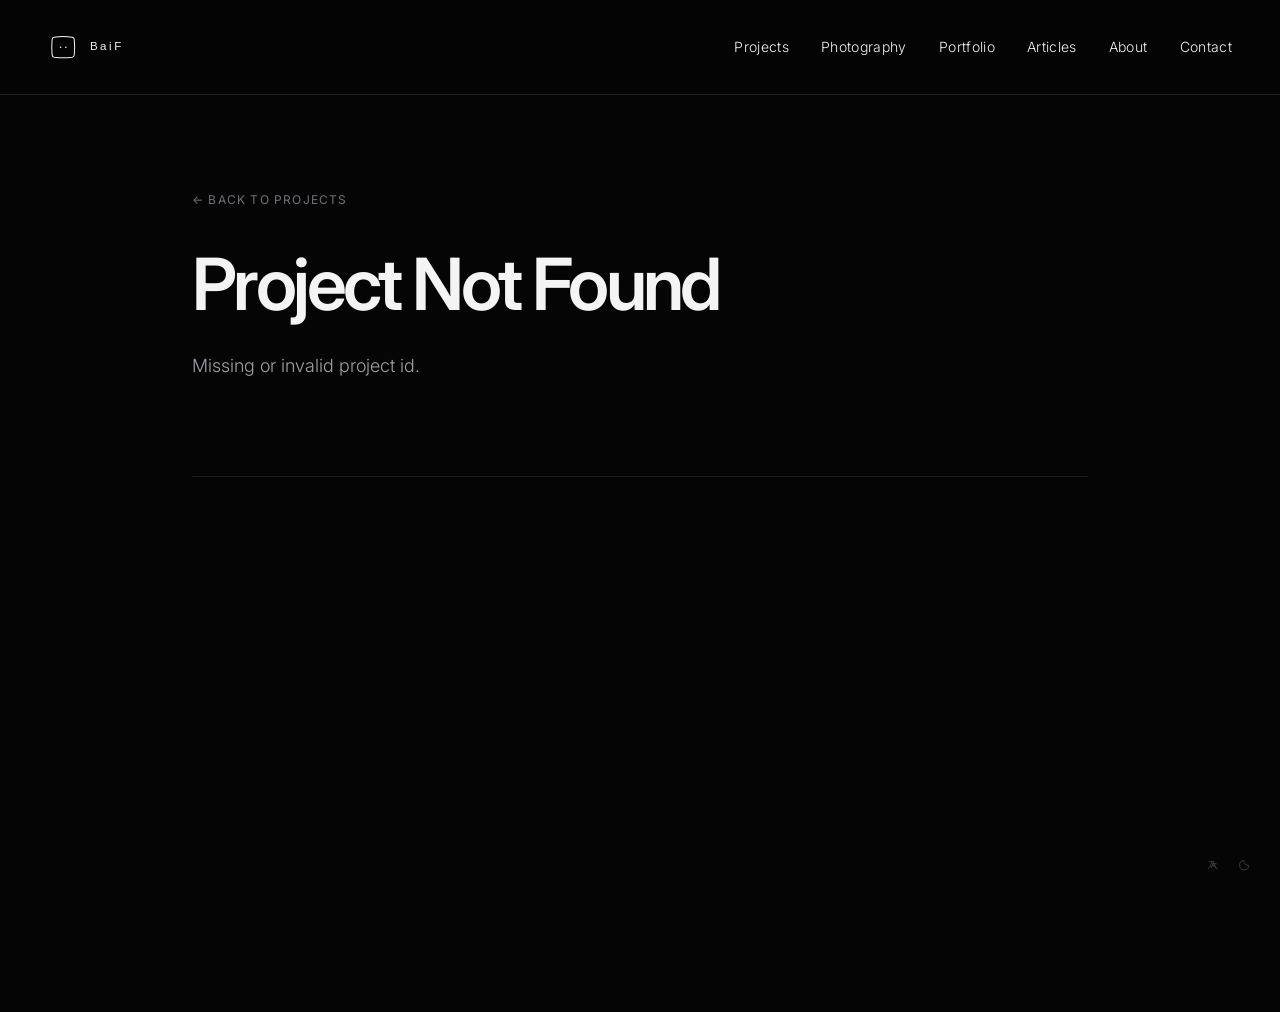
<file: project.html>
<!DOCTYPE html>
<html lang="en" class="scroll-smooth">
  <head>
    <meta charset="UTF-8" />
    <meta name="viewport" content="width=device-width, initial-scale=1.0" />
    <title data-title-key="page.project.title">Project</title>
    <script>
      (() => {
        try {
          const theme = localStorage.getItem("site-theme") || "dark";
          const lang = localStorage.getItem("site-language") || "en";
          document.documentElement.dataset.theme = theme === "light" ? "light" : "dark";
          document.documentElement.lang = lang === "zh" ? "zh-CN" : "en";
        } catch {
          document.documentElement.dataset.theme = "dark";
          document.documentElement.lang = "en";
        }
      })();
    </script>
    <script src="./assets/vendor/tailwindcss.js"></script>
    <link rel="preconnect" href="https://fonts.googleapis.com" />
    <link rel="preconnect" href="https://fonts.gstatic.com" crossorigin />
    <link href="https://fonts.googleapis.com/css2?family=Inter:wght@300;400;500;600&family=Playfair+Display:ital,wght@0,400;1,400&display=swap" rel="stylesheet" />
    <link rel="stylesheet" href="./site.css?v=20260914-3" />
    <script>
      tailwind.config = {
        theme: {
          extend: {
            fontFamily: { sans: ["Inter", "sans-serif"], serif: ["Playfair Display", "serif"] },
            colors: { "zinc-950": "#09090b" },
            animation: { "fade-in-up": "fadeInUp 0.8s ease-out forwards" },
            keyframes: { fadeInUp: { "0%": { opacity: "0", transform: "translateY(20px)" }, "100%": { opacity: "1", transform: "translateY(0)" } } }
          }
        }
      };
    </script>
  </head>
  <body class="antialiased project-page">
    <header class="site-header fixed top-0 left-0 w-full z-50 px-6 py-6 md:px-12 md:py-8 flex justify-between items-center mix-blend-difference text-white">
      <a href="./index.html" class="site-brand" aria-label="BaiF Home">
        <svg class="site-brand__mark" viewBox="0 0 44 44" aria-hidden="true"><path d="M9 7.5c7.5-1 18.8-1 26 0 1.8.3 2.8 1.4 3 3.1.8 7.7.8 15.2 0 22.8-.2 1.7-1.2 2.8-3 3.1-7.4 1-18.6 1-26 0-1.8-.3-2.8-1.4-3-3.1-.8-7.6-.8-15.1 0-22.8.2-1.7 1.2-2.8 3-3.1Z"/><circle cx="18.2" cy="22" r="1.15" fill="currentColor" stroke="none"/><circle cx="25.8" cy="22" r="1.15" fill="currentColor" stroke="none"/></svg>
        <span class="site-brand__wordmark">BaiF</span>
      </a>
      <nav class="hidden md:flex space-x-8 text-sm font-light tracking-wide">
        <a href="./projects.html" data-i18n="nav.projects">Projects</a>
        <a href="./portfolio.html?view=photography" data-i18n="nav.photography">Photography</a>
        <a href="./portfolio.html?view=portfolio" data-i18n="nav.portfolio">Portfolio</a>
        <a href="./articles.html" data-i18n="nav.articles">Articles</a>
        <a href="./about.html" data-i18n="nav.about">About</a>
        <a href="./index.html#contact" data-i18n="nav.contact">Contact</a>
      </nav>
    </header>

    <main class="pt-28">
      <section id="project-hero" class="project-detail w-full py-20 px-6 md:px-12 bg-cover bg-center">
        <div class="max-w-4xl mx-auto">
          <div class="flex items-center justify-between gap-6">
            <a href="./projects.html" class="project-back text-xs uppercase tracking-widest" data-i18n="page.project.back">← Back to Projects</a>
            <div class="project-meta text-xs uppercase tracking-widest" id="project-meta"></div>
          </div>
          <h1 id="project-title" class="text-4xl md:text-7xl font-semibold tracking-tighter leading-[0.95] mt-10"></h1>
          <p id="project-intro" class="project-intro text-base md:text-lg font-light leading-relaxed mt-8"></p>
          <div id="project-tags" class="flex flex-wrap gap-2 mt-8"></div>
          <div id="project-cover" class="mt-12"></div>
          <div id="project-gallery" class="project-gallery mt-10 grid grid-cols-1 sm:grid-cols-3 gap-6 items-start"></div>
          <div id="project-video" class="mt-10"></div>
          <div id="project-links" class="project-actions flex flex-wrap gap-3 mt-10"></div>
          <div class="project-sections mt-16 border-t pt-12" id="project-sections"></div>
        </div>
      </section>
    </main>

    <script src="./data/local-content.js"></script>
    <script type="module">
      import { applyTranslations, escapeHtml, formatYear, getCurrentLanguage, getLocalizedValue, getQueryParam, loadJson, renderTags, setupGlobalControls, t } from "./site.js?v=20260914-2";

      const pageTranslations = {
        "page.project.title": { en: "Project", zh: "项目详情" },
        "page.project.back": { en: "← Back to Projects", zh: "← 返回项目列表" },
        "page.project.openWebsite": { en: "Open Website", zh: "打开网站" },
        "page.project.viewSource": { en: "View Source", zh: "查看源码" }
      };

      const id = getQueryParam("id");
      const titleEl = document.getElementById("project-title");
      const heroEl = document.getElementById("project-hero");
      const introEl = document.getElementById("project-intro");
      const tagsEl = document.getElementById("project-tags");
      const coverEl = document.getElementById("project-cover");
      const galleryEl = document.getElementById("project-gallery");
      const videoEl = document.getElementById("project-video");
      const linksEl = document.getElementById("project-links");
      const sectionsEl = document.getElementById("project-sections");
      const metaEl = document.getElementById("project-meta");
      let projectCache = null;

      function setNotFound() {
        applyTranslations(pageTranslations);
        titleEl.textContent = t("common.projectNotFound", pageTranslations);
        introEl.textContent = t("common.invalidProjectId", pageTranslations);
        metaEl.textContent = "";
        tagsEl.innerHTML = coverEl.innerHTML = galleryEl.innerHTML = videoEl.innerHTML = linksEl.innerHTML = sectionsEl.innerHTML = "";
      }

      function linkKind(link) {
        if (link.type === "demo" || link.type === "website") return "demo";
        if (link.type === "github" || /github\.com/i.test(link.url || "")) return "github";
        if (/open website/i.test(link.label || "")) return "demo";
        if (/view source/i.test(link.label || "")) return "github";
        return "";
      }

      function renderLinks(links) {
        if (!Array.isArray(links)) return "";
        const seen = new Set();
        return links.map((link) => ({ link, kind: linkKind(link) }))
          .filter(({ link, kind }) => kind && link.url && !seen.has(kind) && seen.add(kind))
          .map(({ link, kind }) => {
            const label = kind === "demo" ? t("page.project.openWebsite", pageTranslations) : t("page.project.viewSource", pageTranslations);
            return `<a href="${escapeHtml(link.url)}" target="_blank" rel="noreferrer" data-action="${kind}">${escapeHtml(label)}</a>`;
          }).join("");
      }

      function renderSections(sections) {
        if (!Array.isArray(sections) || sections.length === 0) return "";
        return sections.map((section) => {
          const heading = escapeHtml(getCurrentLanguage() === "zh" && section.titleZh ? section.titleZh : section.title || "");
          const content = escapeHtml(getCurrentLanguage() === "zh" && section.contentZh ? section.contentZh : section.content || "");
          return `<section class="mb-12"><h2 class="text-xs font-bold tracking-[0.2em] uppercase mb-6">${heading}</h2><p class="text-base leading-relaxed font-light whitespace-pre-line">${content}</p></section>`;
        }).join("");
      }

      function renderGallery(images, title, coverImage) {
        if (!Array.isArray(images)) return "";
        const cover = String(coverImage || "").replace(/^\.\//, "");
        const unique = [...new Set(images.filter(Boolean))].filter((image) => String(image).replace(/^\.\//, "") !== cover);
        return unique.map((image, index) => `<figure><img src="${escapeHtml(image)}" alt="${escapeHtml(title)} screenshot ${index + 1}" loading="lazy" /></figure>`).join("");
      }

      function renderVideo(video, title, poster) {
        if (!video) return "";
        const source = typeof video === "string" ? video : video.url;
        if (!source) return "";
        const label = typeof video === "object" ? (getCurrentLanguage() === "zh" && video.labelZh ? video.labelZh : video.label) : "Project demonstration";
        const posterAttr = poster ? ` poster="${escapeHtml(poster)}"` : "";
        return `<figure class="project-video"><video controls preload="metadata"${posterAttr}><source src="${escapeHtml(source)}" type="video/mp4" /></video><figcaption>${escapeHtml(label || title)}</figcaption></figure>`;
      }

      function renderPage() {
        if (!projectCache) return setNotFound();
        applyTranslations(pageTranslations);
        const title = getLocalizedValue(projectCache, "title");
        document.title = `${title} · ${t("page.project.title", pageTranslations)}`;
        titleEl.textContent = title;
        heroEl.style.backgroundImage = projectCache.coverImage
          ? `linear-gradient(180deg, color-mix(in srgb, var(--site-bg) 82%, transparent), color-mix(in srgb, var(--site-bg) 97%, transparent) 52%, var(--site-bg) 100%), url("${projectCache.coverImage.replaceAll('"', '%22')}")`
          : "";
        introEl.textContent = getLocalizedValue(projectCache, "intro") || getLocalizedValue(projectCache, "summary");
        metaEl.textContent = [getLocalizedValue(projectCache, "category"), formatYear(projectCache.year)].filter(Boolean).join(" · ");
        tagsEl.innerHTML = renderTags(projectCache.tags || []);
        coverEl.innerHTML = projectCache.coverImage ? `<figure class="project-cover"><img src="${escapeHtml(projectCache.coverImage)}" alt="${escapeHtml(title)}" /></figure>` : "";
        galleryEl.innerHTML = renderGallery(projectCache.galleryImages, title, projectCache.coverImage);
        videoEl.innerHTML = renderVideo(projectCache.video, title, projectCache.coverImage);
        linksEl.innerHTML = renderLinks(projectCache.links || []);
        sectionsEl.innerHTML = renderSections(projectCache.contentSections || []);
      }

      async function init() {
        if (!id) return setNotFound();
        try {
          const projects = await loadJson("./data/projects.json");
          projectCache = projects.find((project) => project.id === id) || null;
          renderPage();
        } catch { setNotFound(); }
      }

      setupGlobalControls();
      init();
      window.addEventListener("site:language-change", renderPage);
      window.addEventListener("site:theme-change", renderPage);
    </script>
  </body>
</html>
</file>
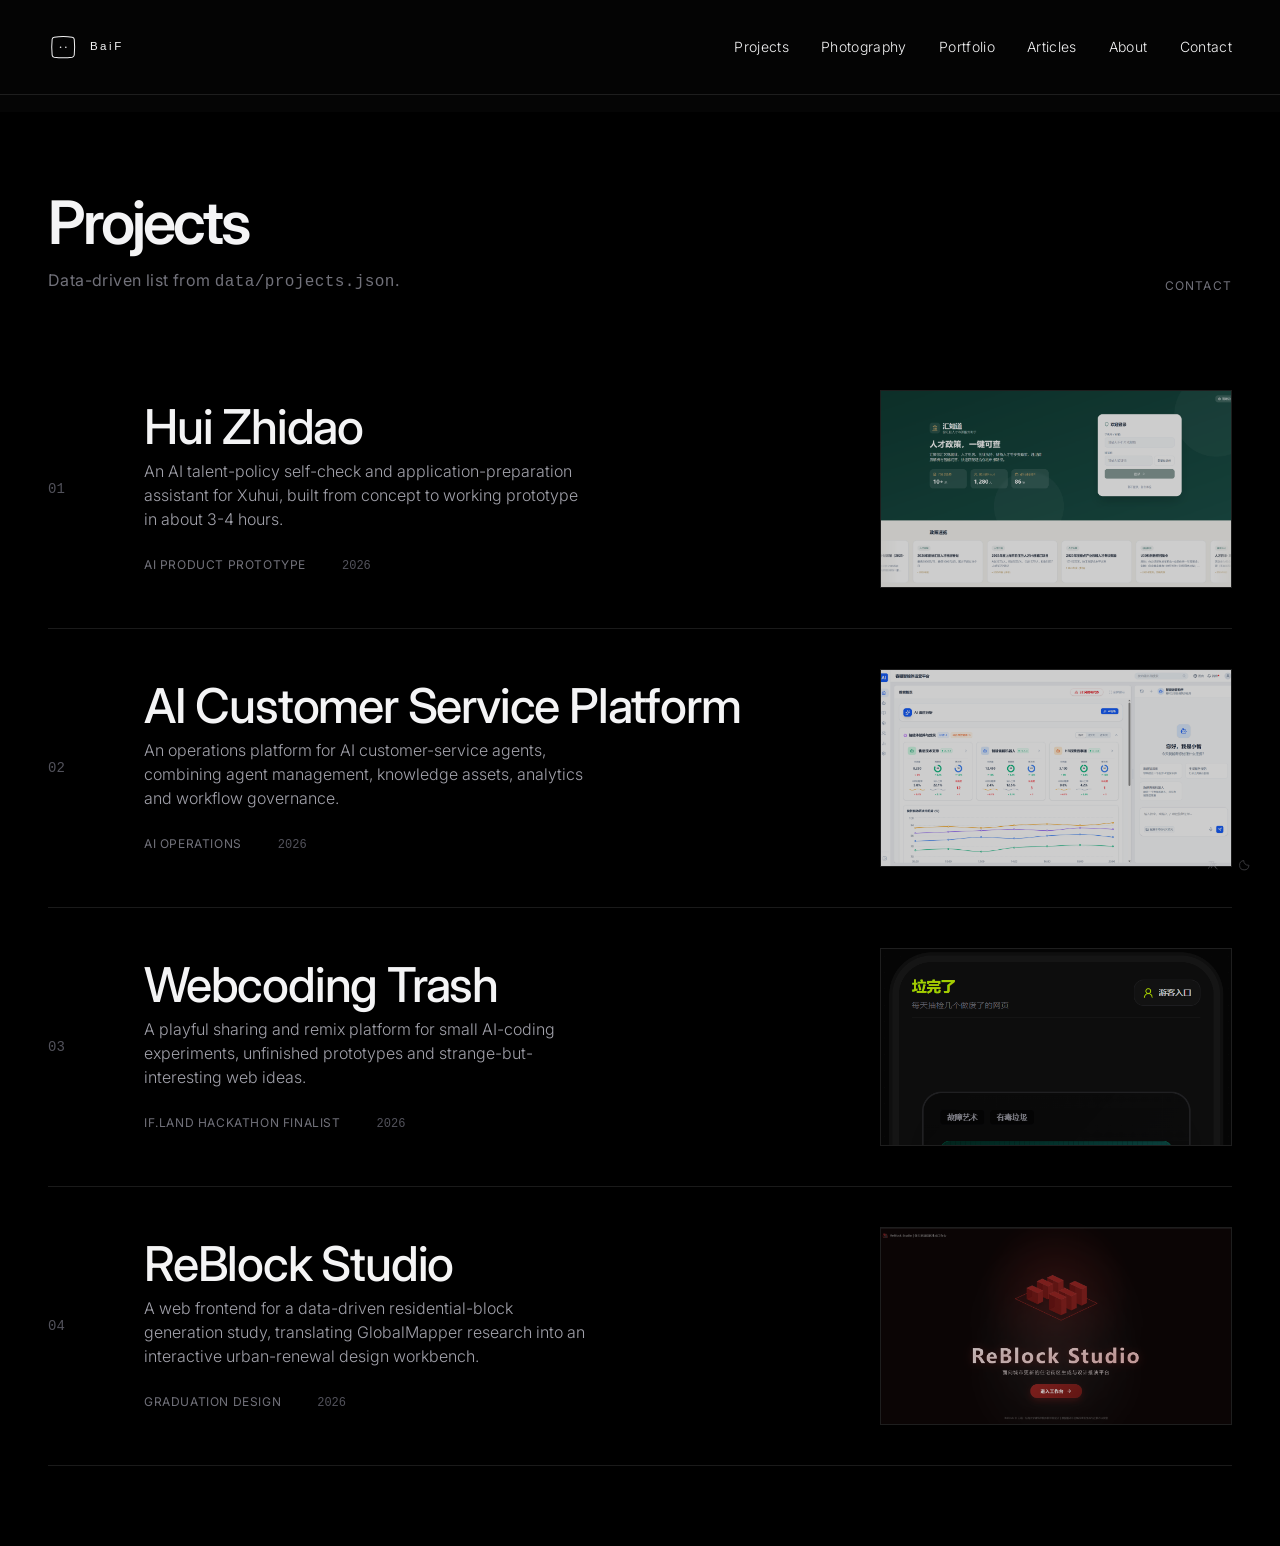
<file: projects.html>
<!DOCTYPE html>
<html lang="en" class="scroll-smooth">
  <head>
    <meta charset="UTF-8" />
    <meta name="viewport" content="width=device-width, initial-scale=1.0" />
    <title data-title-key="page.projects.title">Projects</title>
    <script>
      (() => {
        try {
          const theme = localStorage.getItem("site-theme") || "dark";
          const lang = localStorage.getItem("site-language") || "en";
          document.documentElement.dataset.theme = theme === "light" ? "light" : "dark";
          document.documentElement.lang = lang === "zh" ? "zh-CN" : "en";
        } catch {
          document.documentElement.dataset.theme = "dark";
          document.documentElement.lang = "en";
        }
      })();
    </script>
    <script src="./assets/vendor/tailwindcss.js"></script>
    <link rel="preconnect" href="https://fonts.googleapis.com" />
    <link rel="preconnect" href="https://fonts.gstatic.com" crossorigin />
    <link
      href="https://fonts.googleapis.com/css2?family=Inter:wght@300;400;500;600&family=Playfair+Display:ital,wght@0,400;1,400&display=swap"
      rel="stylesheet"
    />
    <link rel="stylesheet" href="./site.css?v=20260814-3" />
    <script>
      tailwind.config = {
        theme: {
          extend: {
            fontFamily: {
              sans: ["Inter", "sans-serif"],
              serif: ["Playfair Display", "serif"],
            },
            colors: {
              "zinc-950": "#09090b",
            },
            animation: {
              "fade-in-up": "fadeInUp 0.8s ease-out forwards",
            },
            keyframes: {
              fadeInUp: {
                "0%": { opacity: "0", transform: "translateY(20px)" },
                "100%": { opacity: "1", transform: "translateY(0)" },
              },
            },
          },
        },
      };
    </script>
  </head>
  <body class="antialiased">
    <header class="site-header fixed top-0 left-0 w-full z-50 px-6 py-6 md:px-12 md:py-8 flex justify-between items-center mix-blend-difference text-white">
      <a href="./index.html" class="site-brand" aria-label="BaiF Home">
        <svg class="site-brand__mark" viewBox="0 0 44 44" aria-hidden="true"><path d="M9 7.5c7.5-1 18.8-1 26 0 1.8.3 2.8 1.4 3 3.1.8 7.7.8 15.2 0 22.8-.2 1.7-1.2 2.8-3 3.1-7.4 1-18.6 1-26 0-1.8-.3-2.8-1.4-3-3.1-.8-7.6-.8-15.1 0-22.8.2-1.7 1.2-2.8 3-3.1Z"/><circle cx="18.2" cy="22" r="1.15" fill="currentColor" stroke="none"/><circle cx="25.8" cy="22" r="1.15" fill="currentColor" stroke="none"/></svg>
        <span class="site-brand__wordmark">BaiF</span>
      </a>
      <nav class="hidden md:flex space-x-8 text-sm font-light tracking-wide">
        <a href="./projects.html" class="hover:underline underline-offset-4 decoration-1 decoration-white/50 transition-all" data-i18n="nav.projects">Projects</a>
        <a href="./portfolio.html?view=photography" class="hover:underline underline-offset-4 decoration-1 decoration-white/50 transition-all" data-i18n="nav.photography">Photography</a>
        <a href="./portfolio.html?view=portfolio" class="hover:underline underline-offset-4 decoration-1 decoration-white/50 transition-all" data-i18n="nav.portfolio">Portfolio</a>
        <a href="./articles.html" class="hover:underline underline-offset-4 decoration-1 decoration-white/50 transition-all" data-i18n="nav.articles">Articles</a>
        <a href="./about.html" class="hover:underline underline-offset-4 decoration-1 decoration-white/50 transition-all" data-i18n="nav.about">About</a>
        <a href="./index.html#contact" class="hover:underline underline-offset-4 decoration-1 decoration-white/50 transition-all" data-i18n="nav.contact">Contact</a>
      </nav>
    </header>

    <main class="pt-28">
      <section class="w-full py-20 px-6 md:px-12 bg-black">
        <div class="max-w-screen-xl mx-auto">
          <div class="flex items-end justify-between gap-8 mb-14">
            <div>
              <h1 class="text-4xl md:text-6xl font-semibold tracking-tighter leading-none" data-i18n="page.projects.heading">Projects</h1>
              <p class="text-zinc-500 text-sm md:text-base tracking-wide mt-4 max-w-xl" data-i18n-html="page.projects.subtitle">
                Data-driven list from <span class="font-mono">data/projects.json</span>.
              </p>
            </div>
            <a href="./index.html#contact" class="text-xs uppercase tracking-widest text-zinc-500 hover:text-white transition-colors" data-i18n="nav.contact">Contact</a>
          </div>

          <div id="projects-list" class="flex flex-col"></div>
        </div>
      </section>
    </main>

    <script src="./data/local-content.js"></script>
    <script type="module">
      import {
        applyTranslations,
        escapeHtml,
        formatYear,
        getLocalizedValue,
        loadJson,
        setupGlobalControls,
        syncPreviewLinks,
        t,
        withPreviewParams,
      } from "./site.js?v=20260812-1";

      const pageTranslations = {
        "page.projects.title": { en: "Projects", zh: "项目" },
        "page.projects.heading": { en: "Projects", zh: "项目" },
        "page.projects.subtitle": { en: "Data-driven list from <span class='font-mono'>data/projects.json</span>.", zh: "这里展示的是来自 <span class='font-mono'>data/projects.json</span> 的项目列表。" }
      };

      const listEl = document.getElementById("projects-list");
      let projectsCache = [];

      function renderItem(project, index) {
        const num = String(index + 1).padStart(2, "0");
        const year = formatYear(project.year);
        const category = escapeHtml(getLocalizedValue(project, "category"));
        const title = escapeHtml(getLocalizedValue(project, "title"));
        const summary = escapeHtml(getLocalizedValue(project, "summary"));
        const cover = project.coverImage ? escapeHtml(project.coverImage) : "";

        return `
          <a href="${withPreviewParams(`./project.html?id=${encodeURIComponent(project.id)}`)}" class="group relative grid grid-cols-1 md:grid-cols-[4rem_minmax(0,1fr)_minmax(12rem,22rem)] gap-6 md:gap-8 items-center py-10 border-b border-white/10 transition-colors hover:bg-white/[0.03]">
            <span class="text-sm text-zinc-600 w-24 mb-2 md:mb-0 font-mono">${num}</span>
            <div>
              <h3 class="text-3xl md:text-5xl font-medium tracking-tight mb-2 group-hover:translate-x-2 transition-transform duration-500">${title}</h3>
              <p class="text-zinc-400 text-sm md:text-base max-w-md font-light">${summary}</p>
              <div class="mt-5">
                <span class="text-xs uppercase tracking-wider text-zinc-500 mr-8">${category}</span>
                <span class="text-xs font-mono text-zinc-600">${escapeHtml(year)}</span>
              </div>
            </div>
            ${cover
              ? `<div class="relative aspect-[16/9] overflow-hidden border border-white/10 bg-white/[0.02]"><img src="${cover}" alt="" class="absolute inset-0 h-full w-full object-cover object-top opacity-80 transition duration-700 group-hover:scale-[1.025] group-hover:opacity-100" /></div>`
              : `<div class="hidden md:block aspect-[16/9] border border-white/10 bg-white/[0.02]"></div>`}
          </a>
        `;
      }

      function renderPage() {
        applyTranslations(pageTranslations);
        listEl.innerHTML = projectsCache.map(renderItem).join("");
        syncPreviewLinks(listEl);
      }

      async function init() {
        try {
          projectsCache = await loadJson("./data/projects.json");
          renderPage();
        } catch {
          listEl.innerHTML = `<div class="text-zinc-500 text-sm">${t("common.failedProjects", pageTranslations)}</div>`;
        }
      }

      setupGlobalControls();
      init();
      window.addEventListener("site:language-change", renderPage);
    </script>
  </body>
</html>
</file>
<file: site.css>
@import url("./site-base.css");

/* Shared polish layer: one fixed header, one monochrome action language. */
:root { color-scheme: dark; }
html[data-theme="light"] { color-scheme: light; }

html { scroll-padding-top: 5.5rem; }

button,
a {
  touch-action: manipulation;
  -webkit-tap-highlight-color: color-mix(in srgb, var(--site-text) 14%, transparent);
}

.site-header,
.site-header.mix-blend-difference {
  position: fixed !important;
  inset: 0 0 auto !important;
  z-index: 70 !important;
  color: var(--site-text) !important;
  background: color-mix(in srgb, var(--site-bg) 88%, transparent);
  border-bottom: 1px solid var(--site-border);
  mix-blend-mode: normal !important;
  transform: none !important;
  opacity: 1 !important;
  visibility: visible !important;
  backdrop-filter: blur(14px);
  -webkit-backdrop-filter: blur(14px);
}

.site-header .site-brand,
.site-header a { color: var(--site-text); }

/* Project detail surfaces remain paper-on-paper or ink-on-ink in both themes. */
.project-page,
.project-page main,
.project-page #project-hero {
  background-color: var(--site-bg) !important;
  color: var(--site-text);
}

.project-detail { min-height: 100svh; }
.project-back,
.project-meta { color: var(--site-text-muted); }
.project-back:hover,
.project-back:focus-visible { color: var(--site-text); }
.project-intro,
.project-sections p { color: var(--site-text-soft); }
.project-sections { border-color: var(--site-border); }
.project-sections h2 { color: var(--site-text-muted); }

.project-cover,
.project-gallery figure,
.project-video {
  overflow: hidden;
  border: 1px solid var(--site-border);
  background: var(--site-card);
}

.project-cover {
  width: min(100%, 42rem);
  margin-inline: auto;
}

.project-cover img,
.project-gallery img,
.project-video video {
  display: block;
  width: 100%;
  height: auto;
}

.project-gallery:empty,
.project-actions:empty { display: none; }

.project-gallery figure { width: 100%; }
.project-video { max-width: 56rem; margin-inline: auto; }
.project-video video { background: #000; }
.project-video figcaption {
  padding: 0.8rem 1rem;
  color: var(--site-text-muted);
  font-size: 0.72rem;
  letter-spacing: 0.04em;
}

.project-actions { align-items: center; }
.project-actions a {
  display: inline-flex;
  min-height: 2.9rem;
  align-items: center;
  justify-content: center;
  padding: 0.8rem 1.2rem;
  border: 1px solid var(--site-border-strong);
  border-radius: 0;
  background: transparent;
  color: var(--site-text);
  font: 600 0.68rem/1 Arial, sans-serif;
  letter-spacing: 0.12em;
  text-transform: uppercase;
  transition: transform 180ms ease, background-color 180ms ease, color 180ms ease;
}

.project-actions a[data-action="demo"] {
  background: var(--site-text);
  color: var(--site-bg);
}

.project-actions a::after {
  content: "↗";
  margin-left: 0.75rem;
  font-size: 0.9rem;
}

.project-actions a[data-action="github"]::after { content: "↗"; }
.project-actions a:hover,
.project-actions a:focus-visible { transform: translateY(-0.14rem); }
.project-actions a[data-action="demo"]:hover,
.project-actions a[data-action="demo"]:focus-visible {
  background: color-mix(in srgb, var(--site-text) 86%, var(--site-bg));
  color: var(--site-bg);
}
.project-actions a[data-action="github"]:hover,
.project-actions a[data-action="github"]:focus-visible { background: var(--site-hover); }

.home-story-nav { display: none; }

@media (max-width: 900px) {
  .site-header,
  .site-header.mix-blend-difference {
    min-height: 4.25rem;
    padding: calc(0.9rem + env(safe-area-inset-top)) 1rem 0.9rem !important;
  }

  .site-brand { gap: 0.5rem; }
  .site-brand__mark { width: 1.55rem; height: 1.55rem; }
  .site-brand__wordmark { font-size: 0.64rem; }

  .home-page { overflow-x: hidden; }
  .home-page .spatial-hero { height: 520svh !important; min-height: 0 !important; }
  .home-page .spatial-hero__stage { min-height: 100svh; height: 100svh; }

  .home-page .cube-anchor {
    --cube-size: clamp(12.5rem, 58vw, 16rem) !important;
    top: 31% !important;
  }

  .home-page .space-face__label {
    font-size: clamp(0.92rem, 4vw, 1.3rem);
    letter-spacing: 0.07em;
  }

  .home-page.story-active .space-face.is-active-face .space-face__label {
    color: var(--space-ink) !important;
    opacity: 1 !important;
    letter-spacing: 0.08em !important;
    transform: translate3d(0, 0, 3px) rotate(-45deg) scale(1) !important;
  }

  .home-page .spatial-hero__copy {
    top: 65% !important;
    bottom: auto !important;
    width: calc(100vw - 2rem);
  }

  .home-page .spatial-hero__title {
    max-width: 10ch;
    font-size: clamp(2.9rem, 14vw, 5rem);
    line-height: 0.82;
  }

  .home-page .spatial-hero__foot { margin-top: 1rem; }
  .home-page .spatial-hero__explore { bottom: 4.8rem !important; }

  .home-page.story-paged .spatial-story__panel,
  .home-page .spatial-story__panel {
    left: 1rem !important;
    right: 1rem !important;
    top: 49% !important;
    width: auto !important;
    max-height: 39svh !important;
    overflow-x: hidden !important;
    overflow-y: auto !important;
    padding: 0 0 4.4rem !important;
  }

  .home-page .spatial-story__heading h2 { font-size: clamp(2rem, 10vw, 3rem); }
  .home-page .spatial-story__intro { margin-bottom: 0.55rem; }
  .home-page .spatial-story__row,
  .home-page .story-paged .spatial-story__row {
    grid-template-columns: minmax(0, 1fr) auto;
    gap: 0.7rem;
    padding: 0.72rem 0 !important;
  }
  .home-page .spatial-story__row strong { font-size: 0.98rem; line-height: 1.2; }
  .home-page .spatial-story__row-main > span { display: none; }
  .home-page .spatial-story__row-meta { max-width: 6.5rem; font-size: 0.5rem; }
  .home-page .spatial-story__statement { font-size: clamp(1rem, 4.5vw, 1.35rem); }

  .home-story-nav {
    position: fixed;
    z-index: 65;
    left: 50%;
    bottom: calc(0.65rem + env(safe-area-inset-bottom));
    display: flex;
    width: min(calc(100vw - 1.2rem), 27rem);
    justify-content: space-between;
    gap: 0.15rem;
    padding: 0.26rem;
    border: 1px solid var(--site-border);
    border-radius: 999px;
    background: color-mix(in srgb, var(--site-panel) 90%, transparent);
    box-shadow: 0 0.8rem 2rem color-mix(in srgb, var(--site-bg) 45%, transparent);
    transform: translateX(-50%);
    backdrop-filter: blur(14px);
    -webkit-backdrop-filter: blur(14px);
  }

  .home-story-nav button {
    min-width: 0;
    min-height: 2.15rem;
    flex: 1 1 0;
    padding: 0.45rem 0.28rem;
    border: 1px solid transparent;
    border-radius: 999px;
    background: transparent;
    color: var(--site-text-muted);
    font: 500 0.5rem/1 Arial, sans-serif;
    letter-spacing: 0.03em;
    text-transform: uppercase;
  }

  .home-story-nav button:hover,
  .home-story-nav button:focus-visible,
  .home-story-nav button.is-active {
    border-color: var(--site-border-strong);
    background: var(--site-hover);
    color: var(--site-text);
  }

  #projects-list > a {
    grid-template-columns: 1.5rem minmax(0, 1fr) !important;
    gap: 0.8rem !important;
    padding: 1.25rem 0 !important;
  }
  #projects-list > a > span { width: auto !important; margin: 0 !important; font-size: 0.62rem; }
  #projects-list > a h3 { margin-bottom: 0.45rem; font-size: clamp(1.35rem, 6.2vw, 2rem) !important; line-height: 1.05; text-wrap: balance; }
  #projects-list > a p { font-size: 0.76rem; line-height: 1.5; }
  #projects-list > a > div:last-child { grid-column: 2; width: min(100%, 20rem); }

  .project-detail { padding: 4rem 1rem 5rem !important; }
  .project-detail h1 { font-size: clamp(2.35rem, 12vw, 4rem); }
  .project-cover { width: 100%; }
  .project-gallery { grid-template-columns: 1fr !important; gap: 1rem !important; }
  .project-gallery figure { max-width: 24rem; margin-inline: auto; }
  .project-actions { flex-direction: column; align-items: stretch; }
  .project-actions a { width: 100%; }

  .about-page { overflow-x: hidden !important; overflow-y: auto !important; }
  .about-page .about-hero {
    display: flex !important;
    min-height: auto !important;
    flex-direction: column !important;
    align-items: stretch !important;
    gap: 1.5rem !important;
    padding-top: 7.25rem !important;
    padding-bottom: 3rem !important;
  }
  .about-page .about-hero__copy { width: 100%; }
  .about-page .about-hero h1 { font-size: clamp(3rem, 15vw, 5rem); }
  .about-page .about-hero__visual {
    position: relative !important;
    order: 2;
    width: 100%;
    min-height: clamp(22rem, 98vw, 30rem) !important;
  }
  .about-page .about-hero__room {
    position: absolute !important;
    inset: 0 -8% !important;
    min-height: 100% !important;
  }
  .about-page .baifang-room,
  .about-page .baifang-room__canvas {
    display: block !important;
    width: 100% !important;
    height: 100% !important;
    min-height: 22rem !important;
    visibility: visible !important;
  }
}

@media (max-width: 560px) {
  .home-page .cube-anchor { --cube-size: clamp(11.5rem, 55vw, 14rem) !important; top: 29% !important; }
  .home-page .spatial-hero__copy { top: 62% !important; }
  .home-page.story-paged .spatial-story__panel,
  .home-page .spatial-story__panel { top: 46% !important; max-height: 43svh !important; }
}

@media (prefers-reduced-motion: reduce) {
  .project-actions a,
  .home-story-nav button { transition: none; }
}
</file>
<file: home-space.css>
.home-page {
  --space-ink: #f5f5f3;
  --space-muted: rgba(245, 245, 243, 0.52);
  --space-line: rgba(255, 255, 255, 0.22);
  --space-line-strong: rgba(255, 255, 255, 0.9);
  --cube-edge: rgba(255, 255, 255, 0.96);
  --space-accent: #ffffff;
  --space-warm: #d36f4b;
  --space-face: #101010;
  --space-glow: rgba(255, 255, 255, 0.145);
  overflow-x: clip;
}

/* The homepage header is a fixed text layer, not a separate surface. */
.home-page .site-header,
.home-page .site-header.mix-blend-difference {
  background: transparent !important;
  border-bottom-color: transparent !important;
  box-shadow: none !important;
  backdrop-filter: none !important;
  -webkit-backdrop-filter: none !important;
}

html[data-theme="light"] .home-page {
  --space-ink: #161917;
  --space-muted: rgba(22, 25, 23, 0.54);
  --space-line: rgba(22, 25, 23, 0.24);
  --space-line-strong: rgba(22, 22, 20, 0.76);
  --cube-edge: rgba(22, 22, 20, 0.86);
  --space-accent: #1d1d1b;
  --space-warm: #b54a2d;
  --space-face: #e9e5dc;
  --space-glow: rgba(255, 255, 255, 0.72);
}

.spatial-hero {
  position: relative;
  height: 300svh;
  min-height: 110rem;
  background: var(--site-bg);
}

.spatial-hero__stage {
  position: sticky;
  top: 0;
  width: 100%;
  height: 100svh;
  min-height: 42rem;
  overflow: hidden;
  isolation: isolate;
  border-bottom: 1px solid var(--space-line);
}

.spatial-hero__veil {
  position: absolute;
  z-index: -2;
  inset: 0;
  pointer-events: none;
  background:
    radial-gradient(ellipse 44% 39% at 50% 44%, var(--space-glow) 0%, color-mix(in srgb, var(--space-glow) 42%, transparent) 42%, transparent 100%),
    linear-gradient(180deg, color-mix(in srgb, var(--site-bg) 97%, white), var(--site-bg) 54%, color-mix(in srgb, var(--site-bg) 98%, black));
}

.spatial-cube-field {
  position: absolute;
  z-index: -1;
  inset: 0;
  width: 100%;
  height: 100%;
  pointer-events: none;
}

.spatial-hero__copy {
  position: absolute;
  z-index: 5;
  left: 50%;
  top: 76%;
  width: min(34rem, calc(100vw - 3rem));
  text-align: center;
  transform: translateX(-50%);
  transform-origin: center;
  will-change: transform, opacity;
}

.spatial-hero__title {
  max-width: none;
  margin: 0;
  color: var(--space-ink);
  font: 500 clamp(1rem, 1.35vw, 1.4rem) / 1.15 Arial, sans-serif;
  letter-spacing: 0.015em;
  text-wrap: balance;
  text-shadow: none;
  will-change: transform, opacity;
}

.spatial-hero__title br {
  display: none;
}

.spatial-hero__title span {
  color: var(--space-muted) !important;
  -webkit-text-stroke: 0;
}

.spatial-hero__foot {
  display: flex;
  align-items: center;
  justify-content: center;
  margin-top: 0.55rem;
  padding-top: 0;
  border-top: 0;
}

.spatial-hero__subtitle {
  max-width: 28rem;
  margin: 0;
  color: var(--space-muted);
  font: 400 clamp(0.5rem, 0.58vw, 0.62rem)/1.5 Arial, sans-serif;
  letter-spacing: 0.15em;
  text-transform: uppercase;
}

.spatial-hero__explore {
  position: absolute;
  z-index: 7;
  left: 50%;
  bottom: clamp(1.75rem, 4.5vh, 3.5rem);
  display: inline-flex;
  align-items: center;
  justify-content: center;
  width: 2.75rem;
  height: 2.75rem;
  color: var(--space-ink);
  font: 500 0.58rem/1 Arial, sans-serif;
  letter-spacing: 0.12em;
  text-decoration: none;
  text-transform: uppercase;
  transform: translateX(-50%);
  will-change: transform, opacity;
}

.spatial-hero__explore-mark {
  display: grid;
  place-items: center;
  width: 100%;
  height: 100%;
  border: 0;
  font-size: 1rem;
  transition: transform 260ms cubic-bezier(0.2, 0.75, 0.25, 1);
  animation: exploreArrow 2.4s ease-in-out infinite;
}

.spatial-hero__explore:hover .spatial-hero__explore-mark,
.spatial-hero__explore:focus-visible .spatial-hero__explore-mark {
  transform: translateY(0.3rem);
}

@keyframes exploreArrow {
  0%, 100% { transform: translateY(0); opacity: 0.6; }
  50% { transform: translateY(0.3rem); opacity: 1; }
}

.cube-anchor {
  --cube-size: clamp(36rem, 72vmin, 42rem);
  position: absolute;
  z-index: 3;
  left: 50%;
  top: 42%;
  width: var(--cube-size);
  height: var(--cube-size);
  margin: 0;
  transform: translate(-50%, -50%);
  perspective: 1800px;
  perspective-origin: 50% 46%;
}

.cube-viewport {
  width: 100%;
  height: 100%;
  transform: scale(0.54);
  transform-origin: center;
  will-change: transform, opacity;
}

.cube-idle-spin,
.cube-tilt,
.spatial-cube {
  width: 100%;
  height: 100%;
  transform-style: preserve-3d;
  will-change: transform;
}

.cube-idle-spin {
  transform-style: preserve-3d;
}

.spatial-cube {
  position: relative;
  transform: rotateX(-18deg) rotateY(35deg) rotateZ(-2deg);
}

.spatial-cube .space-face {
  position: absolute;
  inset: 0;
  display: flex;
  align-items: center;
  justify-content: center;
  box-sizing: border-box;
  overflow: hidden;
  border: 1.25px solid var(--cube-edge);
  background: var(--space-face);
  color: var(--space-ink);
  opacity: 1;
  text-decoration: none;
  backface-visibility: hidden;
  transform-style: preserve-3d;
  transition: background-color 180ms ease, border-color 180ms ease;
}

.spatial-cube .space-face::before,
.spatial-cube .space-face::after {
  content: none;
}

.spatial-cube .space-face--front {
  transform: translateZ(calc(var(--cube-size) * 0.5));
}

.spatial-cube .space-face--back {
  transform: rotateY(180deg) translateZ(calc(var(--cube-size) * 0.5));
}

.spatial-cube .space-face--left {
  transform: rotateY(-90deg) translateZ(calc(var(--cube-size) * 0.5));
}

.spatial-cube .space-face--right {
  transform: rotateY(90deg) translateZ(calc(var(--cube-size) * 0.5));
}

.spatial-cube .space-face--top {
  transform: rotateX(90deg) translateZ(calc(var(--cube-size) * 0.5));
}

.spatial-cube .space-face--bottom {
  transform: rotateX(-90deg) translateZ(calc(var(--cube-size) * 0.5));
}

.space-face__label {
  display: inline-block;
  color: currentColor;
  font: 500 clamp(1.75rem, 2.2vw, 2.8rem) / 1 Arial, sans-serif;
  letter-spacing: 0.14em;
  text-transform: uppercase;
  transform: translate3d(0, 0, 2px);
  transform-origin: center;
  backface-visibility: hidden;
  -webkit-font-smoothing: antialiased;
  will-change: transform, opacity;
  transition:
    color 420ms ease,
    letter-spacing 760ms cubic-bezier(0.16, 1, 0.3, 1),
    opacity 620ms ease,
    transform 820ms cubic-bezier(0.76, 0, 0.24, 1);
}

.spatial-cube .space-face:hover,
.spatial-cube .space-face:focus-visible {
  border-color: var(--cube-edge);
  background: color-mix(in srgb, var(--space-ink) 6%, var(--space-face));
  outline: none;
}

.spatial-cube .space-face:hover .space-face__label,
.spatial-cube .space-face:focus-visible .space-face__label {
  letter-spacing: 0.2em;
}

/* The cursor mirrors a cube vertex: four corners around one point. */
.spatial-cursor {
  width: 2.25rem;
  height: 2.25rem;
}

.spatial-cursor__corners {
  position: absolute;
  inset: 0;
  display: block;
  background:
    linear-gradient(currentColor 0 0) left top / 0.48rem 1px no-repeat,
    linear-gradient(currentColor 0 0) left top / 1px 0.48rem no-repeat,
    linear-gradient(currentColor 0 0) right top / 0.48rem 1px no-repeat,
    linear-gradient(currentColor 0 0) right top / 1px 0.48rem no-repeat,
    linear-gradient(currentColor 0 0) left bottom / 0.48rem 1px no-repeat,
    linear-gradient(currentColor 0 0) left bottom / 1px 0.48rem no-repeat,
    linear-gradient(currentColor 0 0) right bottom / 0.48rem 1px no-repeat,
    linear-gradient(currentColor 0 0) right bottom / 1px 0.48rem no-repeat;
  transition: transform 180ms ease;
}

.spatial-cursor__dot {
  width: 0.2rem;
  height: 0.2rem;
}

.spatial-cursor__label {
  left: calc(100% + 0.55rem);
}

.spatial-cursor.is-interactive .spatial-cursor__corners {
  transform: scale(1.35) rotate(45deg);
}

.spatial-cursor.is-face .spatial-cursor__corners {
  transform: scale(1.65);
}

@media (max-width: 900px) {
  .spatial-hero {
    height: 250svh;
    min-height: 84rem;
  }

  .spatial-hero__stage {
    min-height: 38rem;
  }

  .spatial-hero__copy {
    left: 50%;
    right: auto;
    top: 73%;
    bottom: auto;
    width: min(26rem, calc(100vw - 3rem));
    transform: translateX(-50%);
  }

  .spatial-hero__title {
    max-width: none;
    font-size: clamp(0.92rem, 4vw, 1.15rem);
  }

  .spatial-hero__foot {
    align-items: center;
  }

  .spatial-hero__subtitle {
    max-width: 22rem;
    font-size: 0.5rem;
  }

  .spatial-hero__explore {
    bottom: 1.5rem;
  }

  .cube-anchor {
    --cube-size: min(88vw, 30rem);
    left: 50%;
    top: 39%;
    transform: translate(-50%, -50%);
  }
}

@media (max-width: 560px) {
  .spatial-hero__copy {
    top: 72%;
  }

  .spatial-hero__title {
    font-size: clamp(0.86rem, 4.4vw, 1.05rem);
  }

}

@media (prefers-reduced-motion: reduce) {
  .spatial-hero {
    height: 100svh;
    min-height: 40rem;
  }

  .cube-viewport {
    will-change: auto;
  }

}

/* Paged story mode: one wheel gesture equals one complete module state. */
.home-page.story-paged {
  height: 100svh;
  overflow: hidden;
}

.story-paged .spatial-hero {
  height: 100svh;
  min-height: 42rem;
}

.story-paged .spatial-hero__stage {
  position: fixed;
  inset: 0;
  height: 100vh;
  height: 100dvh;
}

.story-paged .spatial-story__index {
  display: none !important;
}

.story-paged .spatial-story__panel {
  top: 22%;
  width: min(37rem, 39vw);
  max-height: 66svh;
  transform: none;
}

.story-paged .spatial-story__list {
  display: grid;
  gap: 0.12rem;
  border: 0;
}

.story-paged .spatial-story__row,
.story-paged .spatial-story__row:first-child {
  padding: 1.4rem 0;
  border: 0;
  background: transparent;
  transition: color 180ms ease, padding 260ms cubic-bezier(0.16, 1, 0.3, 1), opacity 180ms ease;
}

.story-paged .spatial-story__row:hover,
.story-paged .spatial-story__row:focus-visible {
  padding-left: 0.6rem;
  background: transparent;
  opacity: 0.72;
  outline: none;
}

.story-paged .spatial-story__row-main {
  gap: 0.55rem;
}

.story-paged .spatial-story__row-main > span {
  font-size: 0.76rem;
  line-height: 1.55;
  -webkit-line-clamp: 3;
}

.story-paged .spatial-story__statement,
.story-paged .spatial-story__text-link,
.story-paged .spatial-story__socials,
.story-paged .spatial-story__time {
  box-sizing: border-box;
  width: 100%;
  margin: 0 0 0.85rem;
  padding: 1.35rem 1.45rem;
  border: 1px solid var(--space-line);
  background: color-mix(in srgb, var(--site-bg) 92%, var(--space-accent));
}

.story-paged .spatial-story__text-link {
  display: block;
}

.story-paged .spatial-story__socials {
  gap: 0.8rem 1.25rem;
}

.story-active .space-face__label {
  color: var(--space-muted);
  letter-spacing: 0.1em;
  opacity: 0.07;
  transform: translate3d(0, 0, 2px) scale(0.94);
}

.story-active .space-face.is-active-face .space-face__label {
  color: var(--space-ink);
  letter-spacing: 0.2em;
  opacity: 1;
  transform: translate3d(0, 0, 3px) rotate(-45deg) scale(1);
}

.story-active .spatial-cube .space-face,
.story-active .spatial-cube .space-face:hover,
.story-active .spatial-cube .space-face:focus-visible,
.story-active .spatial-cube .space-face.is-active-face {
  background: var(--space-face);
  border-color: var(--cube-edge);
  opacity: 1;
}

@media (max-width: 900px) {
  .home-page.story-paged,
  .story-paged .spatial-hero {
    min-height: 38rem;
  }

  .story-paged .spatial-story__panel {
    top: 55%;
    width: auto;
    max-height: 48svh;
  }

  .story-paged .spatial-story__row,
  .story-paged .spatial-story__row:first-child {
    padding: 1rem 1.05rem;
  }

  .story-paged .spatial-story__row-main > span {
    display: -webkit-box;
    font-size: 0.68rem;
    -webkit-line-clamp: 2;
  }

  .story-active .space-face.is-active-face .space-face__label {
    letter-spacing: 0.14em;
  }
}

/* Continuous homepage story: content and cube share one pinned spatial field. */
.spatial-hero {
  height: 650svh;
  min-height: 260rem;
}

.spatial-story,
.spatial-story__index {
  display: none;
}

.story-ready .spatial-story,
.story-ready .spatial-story__index {
  display: block;
}


.spatial-story {
  position: absolute;
  z-index: 6;
  inset: 0;
  pointer-events: none;
}

.spatial-story__panel {
  position: absolute;
  left: 3rem;
  top: 50%;
  width: min(40rem, 43vw);
  max-height: min(62svh, 38rem);
  padding-right: 0.8rem;
  overflow-x: hidden;
  overflow-y: auto;
  overscroll-behavior: contain;
  scrollbar-color: var(--space-line) transparent;
  scrollbar-width: thin;
  color: var(--space-ink);
  opacity: 0;
  visibility: hidden;
  transform: translateY(-46%);
  will-change: transform, opacity, clip-path;
}

.spatial-story__panel::-webkit-scrollbar {
  width: 2px;
}

.spatial-story__panel::-webkit-scrollbar-thumb {
  background: var(--space-line);
}

.home-page .spatial-story__panel {
  position: absolute;
}

.home-page #work.spatial-story__panel,
.home-page #about.spatial-story__panel,
.home-page #contact.spatial-story__panel {
  position: absolute;
}

.home-page .spatial-story__panel::before {
  content: none;
}

.home-page #work.spatial-story__panel::before,
.home-page #about.spatial-story__panel::before,
.home-page #contact.spatial-story__panel::before {
  content: none;
}

.spatial-story__panel.is-active {
  pointer-events: auto;
}

.spatial-story__heading {
  display: flex;
  align-items: flex-end;
  justify-content: space-between;
  gap: 2rem;
  padding-bottom: 1.1rem;
  border-bottom: 1px solid var(--space-line);
}

.spatial-story__heading h2 {
  margin: 0;
  color: var(--space-ink);
  font: 500 clamp(3.4rem, 6.2vw, 6rem) / 0.84 Arial, sans-serif;
  letter-spacing: -0.035em;
  text-transform: uppercase;
}

.spatial-story__heading > a,
.spatial-story__text-link {
  flex: 0 0 auto;
  padding-bottom: 0.3rem;
  border-bottom: 1px solid var(--space-line);
  color: var(--space-muted);
  font: 500 0.58rem/1 Arial, sans-serif;
  letter-spacing: 0.12em;
  text-decoration: none;
  text-transform: uppercase;
  transition: color 180ms ease, border-color 180ms ease;
}

.spatial-story__heading > a:hover,
.spatial-story__heading > a:focus-visible,
.spatial-story__text-link:hover,
.spatial-story__text-link:focus-visible {
  color: var(--space-ink);
  border-color: var(--space-ink);
}

.spatial-story__intro {
  max-width: 52ch;
  margin: 1rem 0 1.65rem;
  color: var(--space-muted);
  font: 400 clamp(0.78rem, 1.05vw, 0.95rem) / 1.65 Arial, sans-serif;
  letter-spacing: 0.025em;
}

.spatial-story__list {
  border-bottom: 1px solid var(--space-line);
}

.spatial-story__row {
  display: grid;
  grid-template-columns: minmax(0, 1fr) auto;
  gap: 1.5rem;
  align-items: start;
  padding: 1rem 0;
  border-top: 1px solid var(--space-line);
  color: var(--space-ink);
  text-decoration: none;
}

.spatial-story__row:first-child {
  border-top: 0;
}

.spatial-story__row-main {
  display: grid;
  gap: 0.35rem;
  min-width: 0;
}

.spatial-story__row strong {
  font: 500 clamp(1rem, 1.5vw, 1.35rem) / 1.15 Arial, sans-serif;
  letter-spacing: -0.02em;
}

.spatial-story__row-main > span {
  display: -webkit-box;
  overflow: hidden;
  color: var(--space-muted);
  font: 400 0.72rem/1.5 Arial, sans-serif;
  -webkit-box-orient: vertical;
  -webkit-line-clamp: 1;
}

.spatial-story__row-meta {
  padding-top: 0.2rem;
  color: var(--space-muted);
  font: 500 0.56rem/1.3 Arial, sans-serif;
  letter-spacing: 0.08em;
  text-align: right;
  text-transform: uppercase;
}

.spatial-story__row strong,
.spatial-story__row-meta {
  transition: color 180ms ease, transform 180ms ease;
}

.spatial-story__row:hover strong,
.spatial-story__row:focus-visible strong {
  transform: translateX(0.4rem);
}

.spatial-story__row:hover .spatial-story__row-meta,
.spatial-story__row:focus-visible .spatial-story__row-meta {
  color: var(--space-ink);
}

.spatial-story__statement {
  max-width: 20ch;
  margin: 1.5rem 0 2rem;
  color: var(--space-ink);
  font: 400 clamp(1.45rem, 2.4vw, 2.4rem) / 1.22 Arial, sans-serif;
  letter-spacing: -0.025em;
}

.spatial-about {
  display: grid;
  grid-template-columns: minmax(9rem, 0.72fr) minmax(0, 1.28fr);
  align-items: center;
  gap: clamp(1.2rem, 2.4vw, 2.5rem);
  width: 100%;
  margin-top: 1.1rem;
}

.spatial-about__ip {
  width: 100%;
  max-width: 13.5rem;
  aspect-ratio: 1;
}

.spatial-about__identity {
  display: block;
  margin-bottom: 0.8rem;
  color: var(--space-muted);
  font: 500 0.54rem/1 Arial, sans-serif;
  letter-spacing: 0.14em;
}

.spatial-about .spatial-story__statement {
  max-width: 32ch;
  margin: 0 0 1.2rem;
  font-size: clamp(1rem, 1.5vw, 1.35rem);
}

.spatial-about__keywords {
  display: flex;
  flex-wrap: wrap;
  gap: 0.38rem 0.85rem;
  margin: 0 0 1.2rem;
  color: var(--space-muted);
  font: 500 0.52rem/1.4 Arial, sans-serif;
  letter-spacing: 0.1em;
  text-transform: uppercase;
}

.spatial-about__keywords span::after {
  content: "/";
  margin-left: 0.85rem;
  color: var(--space-line-strong);
}

.spatial-about__keywords span:last-child::after {
  content: none;
}

.story-paged #about .spatial-about .spatial-story__statement,
.story-paged #about .spatial-about .spatial-story__text-link {
  width: auto;
  padding: 0;
  border: 0;
  background: transparent;
}

.story-paged #about .spatial-about .spatial-story__text-link {
  display: inline-block;
  padding-bottom: 0.35rem;
  border-bottom: 1px solid var(--space-line);
}

.spatial-story__socials {
  display: flex;
  flex-wrap: wrap;
  gap: 0.7rem 1.2rem;
  margin-top: 2rem;
}

.spatial-story__socials a {
  color: var(--space-muted);
  font: 500 0.58rem/1 Arial, sans-serif;
  letter-spacing: 0.1em;
  text-decoration: none;
  text-transform: uppercase;
}

.spatial-story__socials .contact-channel {
  position: relative;
  display: grid;
  grid-template-columns: minmax(5.5rem, 0.7fr) minmax(0, 1.5fr) auto;
  align-items: center;
  width: 100%;
  min-height: 3.65rem;
  padding: 0.75rem 0;
  border: 0;
  border-top: 1px solid var(--space-line);
  background: transparent;
  color: var(--space-ink);
  font: inherit;
  text-align: left;
  text-decoration: none;
  cursor: pointer;
}

.spatial-story__socials .contact-channel:last-child {
  border-bottom: 1px solid var(--space-line);
}

.contact-channel__platform,
.contact-channel__identity small {
  color: var(--space-muted);
  font: 500 0.54rem/1.35 Arial, sans-serif;
  letter-spacing: 0.1em;
  text-transform: uppercase;
}

.contact-channel__identity {
  display: flex;
  min-width: 0;
  flex-direction: column;
  gap: 0.35rem;
}

.contact-channel__identity strong {
  color: var(--space-ink);
  font: 400 clamp(0.9rem, 1.2vw, 1.08rem)/1.15 Arial, sans-serif;
  letter-spacing: -0.01em;
  transition: transform 240ms cubic-bezier(0.2, 0.75, 0.25, 1);
}

.contact-channel__arrow {
  color: var(--space-muted);
  font-size: 0.9rem;
  transition: color 180ms ease, transform 240ms cubic-bezier(0.2, 0.75, 0.25, 1);
}

.contact-channel:hover .contact-channel__identity strong,
.contact-channel:focus-visible .contact-channel__identity strong {
  transform: translateX(0.4rem);
}

.contact-channel:hover .contact-channel__arrow,
.contact-channel:focus-visible .contact-channel__arrow {
  color: var(--space-ink);
  transform: translate(0.15rem, -0.15rem);
}

.story-paged #contact .spatial-story__socials {
  padding: 0;
  border: 0;
  background: transparent;
}

.contact-dialog {
  position: fixed;
  inset: 0;
  z-index: 120;
  display: none;
  width: 100%;
  max-width: none;
  height: 100%;
  max-height: none;
  margin: 0;
  padding: 0;
  border: 0;
  background: transparent;
  color: var(--space-ink);
}

.contact-dialog.is-open {
  display: block;
}

.contact-dialog::before {
  content: "";
  position: absolute;
  inset: 0;
  background: color-mix(in srgb, var(--site-bg) 76%, transparent);
  backdrop-filter: blur(12px);
  -webkit-backdrop-filter: blur(12px);
}

.contact-dialog__backdrop {
  position: absolute;
  inset: 0;
  width: 100%;
  border: 0;
  background: transparent;
}

.contact-dialog__panel {
  position: absolute;
  top: 50%;
  left: 50%;
  width: min(25rem, calc(100vw - 2rem));
  padding: 1.25rem;
  background: var(--site-bg);
  border: 1px solid var(--space-line-strong);
  transform: translate(-50%, -50%);
}

.contact-dialog__topline,
.contact-dialog__identity {
  display: flex;
  align-items: center;
  justify-content: space-between;
  color: var(--space-muted);
  font: 500 0.58rem/1 Arial, sans-serif;
  letter-spacing: 0.1em;
  text-transform: uppercase;
}

.contact-dialog__topline button {
  padding: 0;
  border: 0;
  background: transparent;
  color: inherit;
  font: inherit;
  cursor: pointer;
}

.contact-dialog img {
  display: block;
  width: 100%;
  margin: 1.25rem 0;
  background: #fff;
  filter: grayscale(1) contrast(1.08);
}

.contact-dialog__identity strong {
  color: var(--space-ink);
  font-weight: 500;
  letter-spacing: 0.04em;
  text-transform: none;
}

.spatial-story__time {
  display: block;
  margin-top: 1.25rem;
  color: var(--space-muted);
  font: 500 0.54rem/1 Arial, sans-serif;
  letter-spacing: 0.1em;
  text-transform: uppercase;
}

.spatial-story__index {
  position: absolute;
  z-index: 8;
  left: 50%;
  bottom: 1.9rem;
  transform: translateX(-50%);
  white-space: nowrap;
  opacity: 0;
  visibility: hidden;
}

.spatial-story__index span {
  display: inline-block;
  margin: 0 0.75rem;
  color: var(--space-muted);
  font: 500 0.5rem/1 Arial, sans-serif;
  letter-spacing: 0.1em;
  text-transform: uppercase;
  transition: color 180ms ease;
}

.spatial-story__index span.is-active {
  color: var(--space-ink);
}

/* Category names belong to the cube vertex; the left field is content only. */
.spatial-story__heading {
  position: absolute;
  width: 1px;
  height: 1px;
  padding: 0;
  overflow: hidden;
  border: 0;
  clip-path: inset(50%);
  white-space: nowrap;
}

.spatial-story__intro {
  display: none;
}

.spatial-story__panel {
  width: min(36rem, 39vw);
}

.spatial-story__row {
  padding: 1.25rem 0;
}

.spatial-story__row strong {
  font-size: clamp(1.15rem, 1.7vw, 1.5rem);
}

.spatial-story__row-main > span {
  -webkit-line-clamp: 2;
}

.spatial-story__statement {
  max-width: 34rem;
  margin: 0;
  padding: 1.35rem 0;
  border-top: 1px solid var(--space-line);
  border-bottom: 1px solid var(--space-line);
  font-size: clamp(1.15rem, 1.8vw, 1.55rem);
}

.spatial-story__text-link {
  display: block;
  width: 100%;
  padding: 1.1rem 0;
  border-bottom: 1px solid var(--space-line);
}

.spatial-story__index {
  top: 85vh;
  right: auto;
  bottom: auto;
  left: 52.6vw;
  width: 15rem;
  height: 1px;
  border-top: 1px solid var(--space-line-strong);
  transform: rotate(-45deg);
  transform-origin: left center;
  overflow: visible;
  white-space: nowrap;
}

.spatial-story__index::before {
  content: "";
  position: absolute;
  left: -0.2rem;
  top: -0.2rem;
  width: 0.4rem;
  height: 0.4rem;
  border: 1px solid var(--space-accent);
  background: var(--site-bg);
  transform: rotate(45deg);
}

.spatial-story__index span {
  position: absolute;
  top: -1.35rem;
  left: 1rem;
  display: none;
  margin: 0;
  color: var(--space-ink);
  font-size: 0.68rem;
  letter-spacing: 0.16em;
}

.spatial-story__index span.is-active {
  display: block;
}

@media (max-width: 900px) {
  .spatial-hero {
    height: 600svh;
    min-height: 250rem;
  }

  .spatial-story__panel {
    left: 1.5rem;
    right: 1.5rem;
    top: 53%;
    width: auto;
    max-height: none;
    padding-right: 0;
    overflow: visible;
    transform: none;
  }

  .spatial-story__heading h2 {
    font-size: clamp(2.5rem, 12vw, 3.8rem);
  }

  .spatial-story__intro {
    max-width: 38ch;
    margin-bottom: 1rem;
  }

  .spatial-story__row {
    padding: 0.78rem 0;
  }

  .spatial-story__row-main > span {
    display: none;
  }

  .spatial-story__row-meta {
    max-width: 8rem;
  }

  .spatial-story__statement {
    font-size: clamp(1.25rem, 5.5vw, 1.7rem);
  }

  .spatial-about {
    grid-template-columns: 7.5rem minmax(0, 1fr);
    gap: 1rem;
  }

  .spatial-about__ip {
    align-self: start;
  }

  .spatial-about .spatial-story__statement {
    font-size: clamp(0.92rem, 4vw, 1.12rem);
  }

  .spatial-story__index {
    top: 65vh;
    right: auto;
    bottom: auto;
    left: 63vw;
    width: 8.5rem;
    overflow: visible;
    transform: rotate(-45deg);
    text-align: left;
  }

  .spatial-story__index span {
    top: -1rem;
    left: 0.75rem;
    display: none;
    margin: 0;
    font-size: 0.5rem;
  }

  .spatial-story__index span.is-active {
    display: block;
  }

}

@media (prefers-reduced-motion: reduce) {
  .spatial-hero {
    height: auto;
    min-height: 0;
  }

  .spatial-hero__stage {
    height: auto;
    min-height: 0;
    overflow: visible;
  }

  .spatial-hero__copy {
    position: relative;
    left: 0;
    top: auto;
    bottom: auto;
    display: flex;
    flex-direction: column;
    justify-content: flex-end;
    width: min(24rem, calc(100vw - 3rem));
    min-height: 100svh;
    margin-left: 1.5rem;
    padding-bottom: 3rem;
    transform: none;
  }

  .cube-anchor {
    top: 42svh;
  }

  .spatial-story,
  .story-ready .spatial-story {
    position: relative;
    display: block;
    padding: 4rem 1.5rem;
  }

  .home-page .spatial-story__panel,
  .home-page #work.spatial-story__panel,
  .home-page #about.spatial-story__panel,
  .home-page #contact.spatial-story__panel {
    position: relative;
    top: auto;
    left: auto;
    right: auto;
    width: min(42rem, 100%);
    max-height: none;
    padding-right: 0;
    overflow: visible;
    margin: 0 0 7rem;
    opacity: 1;
    visibility: visible;
    transform: none;
  }

  .spatial-story__index {
    display: none !important;
  }
}
</file>
<file: about.css>
.about-page {
  min-height: 100dvh;
  overflow: hidden;
  background:
    radial-gradient(circle at 56% 36%, color-mix(in srgb, var(--site-text) 7%, transparent), transparent 28rem),
    var(--site-bg);
}

.about-shell {
  width: min(100% - 3rem, 88rem);
  margin-inline: auto;
}

.about-hero {
  display: grid;
  grid-template-columns: minmax(0, 0.9fr) minmax(22rem, 1.1fr);
  align-items: center;
  gap: clamp(2rem, 6vw, 7rem);
  min-height: 100dvh;
  padding-block: 8rem 4rem;
}

.about-hero__copy {
  position: relative;
  z-index: 2;
  animation: aboutEnter 900ms 120ms cubic-bezier(0.2, 0.75, 0.25, 1) both;
}

.about-kicker,
.about-section__label,
.about-row__tools,
.about-personal__name {
  color: var(--site-text-muted);
  font: 500 0.62rem/1.4 Arial, sans-serif;
  letter-spacing: 0.15em;
  text-transform: uppercase;
}

.about-hero h1 {
  max-width: 10ch;
  margin: 1.3rem 0 1.8rem;
  font: 500 clamp(3.6rem, 7.2vw, 7rem)/0.9 Arial, sans-serif;
  letter-spacing: -0.055em;
}

.about-hero__intro {
  max-width: 42rem;
  margin: 0;
  color: var(--site-text-soft);
  font: 400 clamp(1.05rem, 1.7vw, 1.45rem)/1.65 Arial, sans-serif;
}

.about-hero__meta {
  display: flex;
  flex-wrap: wrap;
  gap: 0.6rem 1.5rem;
  margin-top: 2rem;
  color: var(--site-text-muted);
  font: 500 0.62rem/1.4 Arial, sans-serif;
  letter-spacing: 0.1em;
  text-transform: uppercase;
}

.about-hero__visual {
  position: relative;
  min-height: min(72vw, 43rem);
  animation: aboutEnter 1100ms 260ms cubic-bezier(0.2, 0.75, 0.25, 1) both;
}

.about-hero__visual::before,
.about-hero__visual::after {
  content: none;
}

.about-hero__visual::after {
  inset: 24%;
  opacity: 0.45;
  transform: rotate(45deg) scale(0.72);
}

.about-hero__room {
  position: absolute;
  inset: 0;
}

.baifang-room {
  --room-eye-x: 0px;
  --room-eye-y: 0px;
  --room-lean-x: 0px;
  --room-lean-y: 0px;
  position: relative;
  color: var(--site-text);
  cursor: crosshair;
  isolation: isolate;
}

.baifang-room::before {
  content: "";
  position: absolute;
  inset: 17% 11%;
  z-index: -1;
  background: radial-gradient(circle, color-mix(in srgb, var(--site-text) 8%, transparent), transparent 68%);
  filter: blur(2.2rem);
  pointer-events: none;
}

.baifang-room__svg {
  display: block;
  width: 100%;
  height: 100%;
  overflow: visible;
}

.baifang-room path,
.baifang-room circle {
  fill: none;
  vector-effect: non-scaling-stroke;
  stroke: currentColor;
  stroke-width: 1.45;
  stroke-linecap: round;
  stroke-linejoin: round;
}

.room-space,
.room-shelf,
.room-window,
.room-monitor,
.room-paper,
.room-desk,
.room-plant,
.room-camera,
.room-can {
  color: color-mix(in srgb, var(--site-text) 42%, transparent);
}

.room-space__plane,
.room-monitor__body,
.room-desk__top,
.room-plant__pot {
  fill: color-mix(in srgb, var(--site-bg) 92%, var(--site-text));
}

.room-space__soft {
  opacity: 0.28;
}

.room-window__drift {
  stroke-dasharray: 6 8;
  animation: roomDrift 8s linear infinite;
}

.room-monitor__code path {
  stroke-dasharray: 90;
  stroke-dashoffset: 90;
  opacity: 0.15;
}

.room-paper__sketch {
  stroke-dasharray: 90;
  stroke-dashoffset: 90;
  opacity: 0.12;
}

.room-plant__leaves {
  transform-box: view-box;
  transform-origin: 560px 354px;
}

.room-water-drops,
.room-camera__flash,
.room-thought,
.room-character__smile {
  opacity: 0;
}

.room-water-drops path {
  fill: var(--site-bg);
}

.room-camera,
.room-can {
  transform-box: view-box;
  transform-origin: center;
  transition: opacity 360ms ease, transform 680ms cubic-bezier(0.16, 0.82, 0.22, 1);
}

.room-character {
  color: var(--site-text);
  transform: translate(var(--room-lean-x), var(--room-lean-y));
  transform-box: view-box;
  transform-origin: 358px 244px;
  transition: transform 420ms cubic-bezier(0.2, 0.78, 0.22, 1);
  animation: roomCharacterBreathe 4.8s ease-in-out infinite;
}

.room-character__body,
.room-character__body-echo {
  fill: var(--site-bg);
  stroke-width: 2.25 !important;
}

.room-character__body-echo {
  opacity: 0.2;
  transform: translate(1.1px, -0.8px);
}

.room-character__arm,
.room-character__leg,
.room-character__smile {
  fill: none;
  stroke-width: 2.3 !important;
  transform-box: view-box;
  transition: transform 700ms cubic-bezier(0.16, 0.82, 0.22, 1);
}

.room-character__arm--left {
  transform-origin: 296px 246px;
}

.room-character__arm--right {
  transform-origin: 432px 246px;
}

.room-character__eyes {
  fill: currentColor;
  transform: translate(var(--room-eye-x), var(--room-eye-y));
  transition: transform 160ms ease-out;
  animation: roomBlink 6.5s ease-in-out infinite;
}

.room-character__eyes circle {
  fill: currentColor;
  stroke: none;
}

.room-thought path,
.room-thought circle {
  fill: var(--site-bg);
}

.baifang-room[data-action="work"] .room-monitor__code path {
  animation: roomCode 1.35s ease-out infinite alternate;
}

.baifang-room[data-action="work"] .room-monitor__code path:nth-child(2) { animation-delay: 120ms; }
.baifang-room[data-action="work"] .room-monitor__code path:nth-child(3) { animation-delay: 240ms; }
.baifang-room[data-action="work"] .room-monitor__code path:nth-child(4) { animation-delay: 360ms; }
.baifang-room[data-action="work"] .room-character__arm--left { animation: roomTypeLeft 520ms ease-in-out infinite alternate; }
.baifang-room[data-action="work"] .room-character__arm--right { animation: roomTypeRight 470ms ease-in-out infinite alternate; }

.baifang-room[data-action="draw"] .room-character__arm--left,
.baifang-room[data-action="write"] .room-character__arm--left {
  transform: rotate(17deg) translate(-8px, 8px);
  animation: roomDraw 760ms ease-in-out infinite alternate;
}

.baifang-room[data-action="draw"] .room-paper__sketch--a,
.baifang-room[data-action="write"] .room-paper__sketch--b {
  opacity: 0.85;
  animation: roomSketch 2.6s ease-out infinite;
}

.baifang-room[data-action="photo"] .room-camera {
  color: var(--site-text);
  transform: translate(-137px, -96px) scale(1.24);
}

.baifang-room[data-action="photo"] .room-camera__flash {
  animation: roomFlash 3.6s ease-in-out infinite;
}

.baifang-room[data-action="photo"] .room-character__arm--right {
  transform: rotate(-28deg) translate(6px, -8px);
}

.baifang-room[data-action="water"] .room-can {
  color: var(--site-text);
  transform: translate(42px, -55px) rotate(-18deg);
}

.baifang-room[data-action="water"] .room-character__arm--right {
  transform: rotate(-42deg) translate(3px, -5px);
}

.baifang-room[data-action="water"] .room-water-drops {
  animation: roomDrops 1.35s ease-in infinite;
}

.baifang-room[data-action="water"] .room-plant__leaves {
  animation: roomPlant 1.35s ease-in-out infinite alternate;
}

.baifang-room[data-action="idle"] .room-thought {
  animation: roomThought 3.6s ease-in-out infinite;
}

.baifang-room[data-action="wave"] .room-character__arm--right {
  animation: roomWave 560ms cubic-bezier(0.2, 0.8, 0.25, 1) infinite alternate;
}

.baifang-room[data-action="wave"] .room-character__smile {
  opacity: 0.9;
}

@keyframes roomCharacterBreathe {
  0%, 100% { translate: 0 0; }
  50% { translate: 0 -3px; }
}

@keyframes roomBlink {
  0%, 45%, 48%, 100% { scale: 1 1; }
  46%, 47% { scale: 1 0.08; }
}

@keyframes roomDrift {
  to { stroke-dashoffset: -56; }
}

@keyframes roomCode {
  from { stroke-dashoffset: 90; opacity: 0.15; }
  to { stroke-dashoffset: 0; opacity: 0.78; }
}

@keyframes roomTypeLeft {
  from { transform: rotate(7deg) translateY(1px); }
  to { transform: rotate(12deg) translateY(5px); }
}

@keyframes roomTypeRight {
  from { transform: rotate(-7deg) translateY(2px); }
  to { transform: rotate(-12deg) translateY(5px); }
}

@keyframes roomDraw {
  from { transform: rotate(14deg) translate(-7px, 6px); }
  to { transform: rotate(20deg) translate(-13px, 11px); }
}

@keyframes roomSketch {
  0% { stroke-dashoffset: 90; opacity: 0.1; }
  55%, 100% { stroke-dashoffset: 0; opacity: 0.85; }
}

@keyframes roomFlash {
  0%, 54%, 59%, 100% { opacity: 0; }
  55%, 58% { opacity: 1; }
}

@keyframes roomDrops {
  0% { opacity: 0; transform: translateY(-8px); }
  30%, 75% { opacity: 0.9; }
  100% { opacity: 0; transform: translateY(12px); }
}

@keyframes roomPlant {
  from { transform: rotate(-1deg); }
  to { transform: rotate(3deg); }
}

@keyframes roomThought {
  0%, 100% { opacity: 0; transform: translateY(8px); }
  25%, 75% { opacity: 0.66; transform: translateY(0); }
}

@keyframes roomWave {
  from { transform: rotate(-52deg) translate(8px, -3px); }
  to { transform: rotate(-74deg) translate(11px, -8px); }
}

/* Three.js isometric studio */
.about-hero__visual {
  min-height: min(67vw, 42rem);
}

.baifang-room {
  position: absolute;
  inset: 0;
  overflow: hidden;
  contain: layout paint style;
  cursor: crosshair;
  isolation: isolate;
}

.baifang-room::before {
  inset: 13% 7% 8%;
  z-index: 0;
  opacity: 0.9;
  background: radial-gradient(circle, color-mix(in srgb, var(--site-text) 9%, transparent), transparent 67%);
  filter: blur(2.8rem);
  transition: opacity 500ms ease;
}

.baifang-room__canvas {
  position: relative;
  z-index: 1;
  display: block;
  width: 100%;
  height: 100%;
  opacity: 1;
  outline: 0;
  transition: opacity 700ms ease, filter 450ms ease;
}

.baifang-room.is-loading .baifang-room__canvas {
  opacity: 0;
}

.baifang-room.is-character-hovered .baifang-room__canvas {
  filter: brightness(1.06);
}

.baifang-room__fallback {
  position: absolute;
  inset: 0;
  display: grid;
  place-items: center;
  margin: 0;
  color: var(--site-text-muted);
  font: 500 0.66rem/1 Arial, sans-serif;
  letter-spacing: 0.14em;
  text-transform: uppercase;
}

.about-section {
  padding-block: clamp(5rem, 9vw, 9rem);
  border-top: 1px solid var(--site-border);
}

.about-section__header {
  display: grid;
  grid-template-columns: minmax(8rem, 0.45fr) minmax(0, 1.55fr);
  gap: 2rem;
  margin-bottom: clamp(3rem, 6vw, 6rem);
}

.about-section h2 {
  max-width: 12ch;
  margin: 0;
  font: 500 clamp(2.6rem, 5.5vw, 5.4rem)/0.95 Arial, sans-serif;
  letter-spacing: -0.045em;
}

.about-row {
  display: grid;
  grid-template-columns: minmax(11rem, 0.55fr) minmax(0, 1.15fr) minmax(10rem, 0.45fr);
  gap: clamp(1.5rem, 4vw, 4rem);
  align-items: start;
  padding-block: 2.4rem;
  border-top: 1px solid var(--site-border);
}

.about-row:last-child {
  border-bottom: 1px solid var(--site-border);
}

.about-row h3 {
  margin: 0;
  font: 500 clamp(1.25rem, 2.1vw, 1.85rem)/1.1 Arial, sans-serif;
  letter-spacing: -0.025em;
}

.about-row p {
  max-width: 54ch;
  margin: 0;
  color: var(--site-text-soft);
  font: 400 0.98rem/1.75 Arial, sans-serif;
}

.about-row__tools {
  line-height: 1.8;
}

.about-evidence {
  display: grid;
  grid-template-columns: repeat(3, minmax(0, 1fr));
  border-top: 1px solid var(--site-border);
  border-bottom: 1px solid var(--site-border);
}

.about-evidence article {
  min-height: 18rem;
  padding: 2rem;
  border-right: 1px solid var(--site-border);
}

.about-evidence article:last-child {
  border-right: 0;
}

.about-evidence strong {
  display: block;
  margin-bottom: 3rem;
  color: var(--site-text-muted);
  font: 500 0.62rem/1 Arial, sans-serif;
  letter-spacing: 0.12em;
}

.about-evidence h3 {
  margin: 0 0 1rem;
  font: 500 clamp(1.25rem, 2vw, 1.75rem)/1.15 Arial, sans-serif;
  letter-spacing: -0.025em;
}

.about-evidence p {
  margin: 0;
  color: var(--site-text-soft);
  font: 400 0.9rem/1.7 Arial, sans-serif;
}

.about-personal {
  display: grid;
  grid-template-columns: minmax(0, 0.7fr) minmax(0, 1.3fr);
  gap: clamp(3rem, 8vw, 9rem);
  align-items: end;
}

.about-personal h2 {
  margin-top: 1.1rem;
}

.about-wordfield {
  display: flex;
  flex-wrap: wrap;
  align-content: end;
  gap: 0.65rem 1.35rem;
}

.about-wordfield span {
  color: var(--site-text-soft);
  font: 400 clamp(1.3rem, 2.8vw, 2.6rem)/1.15 Arial, sans-serif;
  letter-spacing: -0.035em;
  transition: color 180ms ease, transform 240ms ease;
}

.about-wordfield span:hover {
  color: var(--site-text);
  transform: translateY(-0.2rem);
}

.about-contact {
  display: flex;
  justify-content: space-between;
  align-items: end;
  gap: 2rem;
  padding-block: 5rem;
  border-top: 1px solid var(--site-border);
}

.about-contact p {
  max-width: 18ch;
  margin: 0;
  font: 500 clamp(2rem, 4.8vw, 4.8rem)/0.95 Arial, sans-serif;
  letter-spacing: -0.045em;
}

.about-contact a {
  padding-bottom: 0.4rem;
  border-bottom: 1px solid var(--site-border-strong);
  color: var(--site-text);
  font: 500 0.68rem/1 Arial, sans-serif;
  letter-spacing: 0.12em;
  text-decoration: none;
  text-transform: uppercase;
}

@keyframes aboutEnter {
  from { opacity: 0; transform: translateY(1.5rem); }
  to { opacity: 1; transform: translateY(0); }
}

@media (max-width: 820px) {
  .about-shell {
    width: min(100% - 2rem, 88rem);
  }

  .about-hero {
    grid-template-columns: 1fr;
    gap: 1rem;
    padding-top: 8rem;
  }

  .about-hero__visual {
    min-height: 25rem;
  }

  .about-hero__room {
    inset: -4% -9% -2%;
  }

  .about-section__header,
  .about-personal {
    grid-template-columns: 1fr;
  }

  .about-row {
    grid-template-columns: 1fr;
    gap: 1rem;
  }

  .about-evidence {
    grid-template-columns: 1fr;
  }

  .about-evidence article {
    min-height: auto;
    border-right: 0;
    border-bottom: 1px solid var(--site-border);
  }

  .about-evidence article:last-child {
    border-bottom: 0;
  }

  .about-contact {
    align-items: start;
    flex-direction: column;
  }
}

@media (prefers-reduced-motion: reduce) {
  .about-hero__copy,
  .about-hero__visual {
    animation: none;
  }

  .baifang-room *,
  .baifang-room *::before,
  .baifang-room *::after {
    animation: none !important;
    transition-duration: 0.01ms !important;
  }
}
</file>
